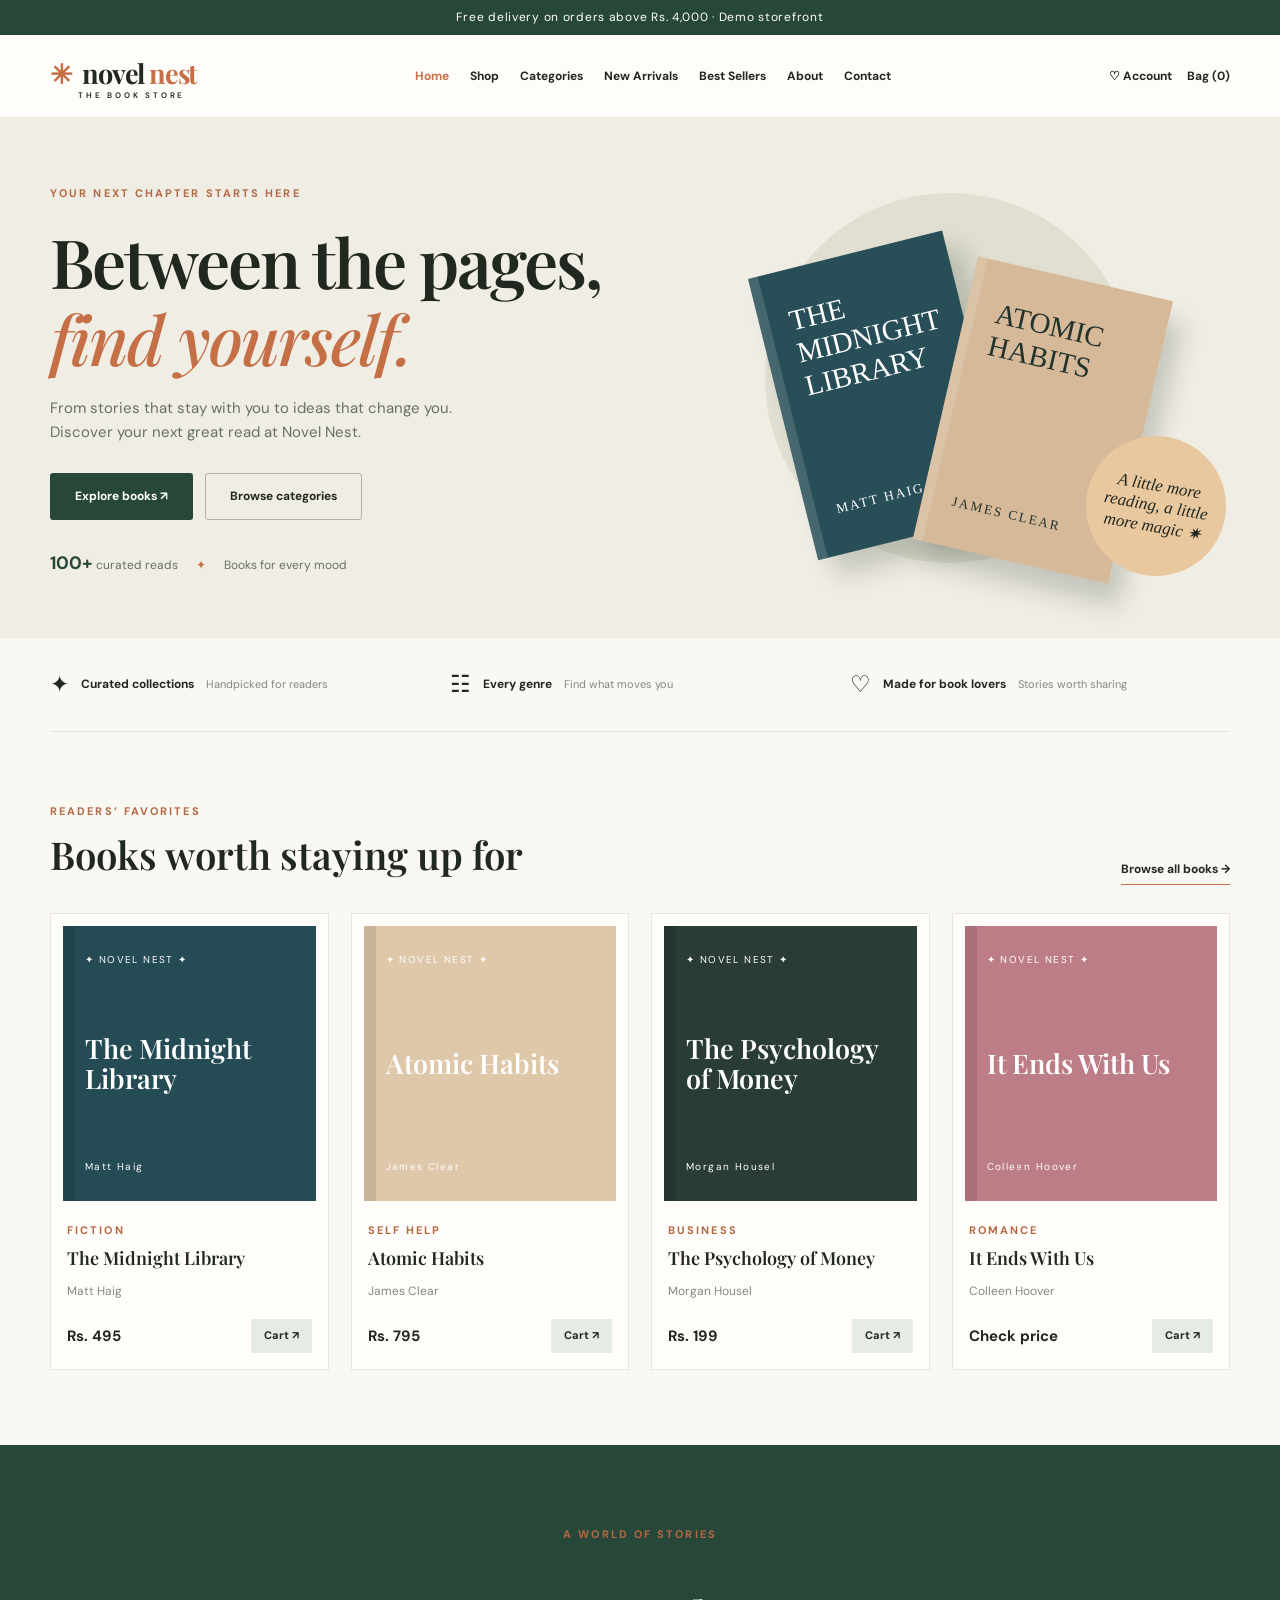
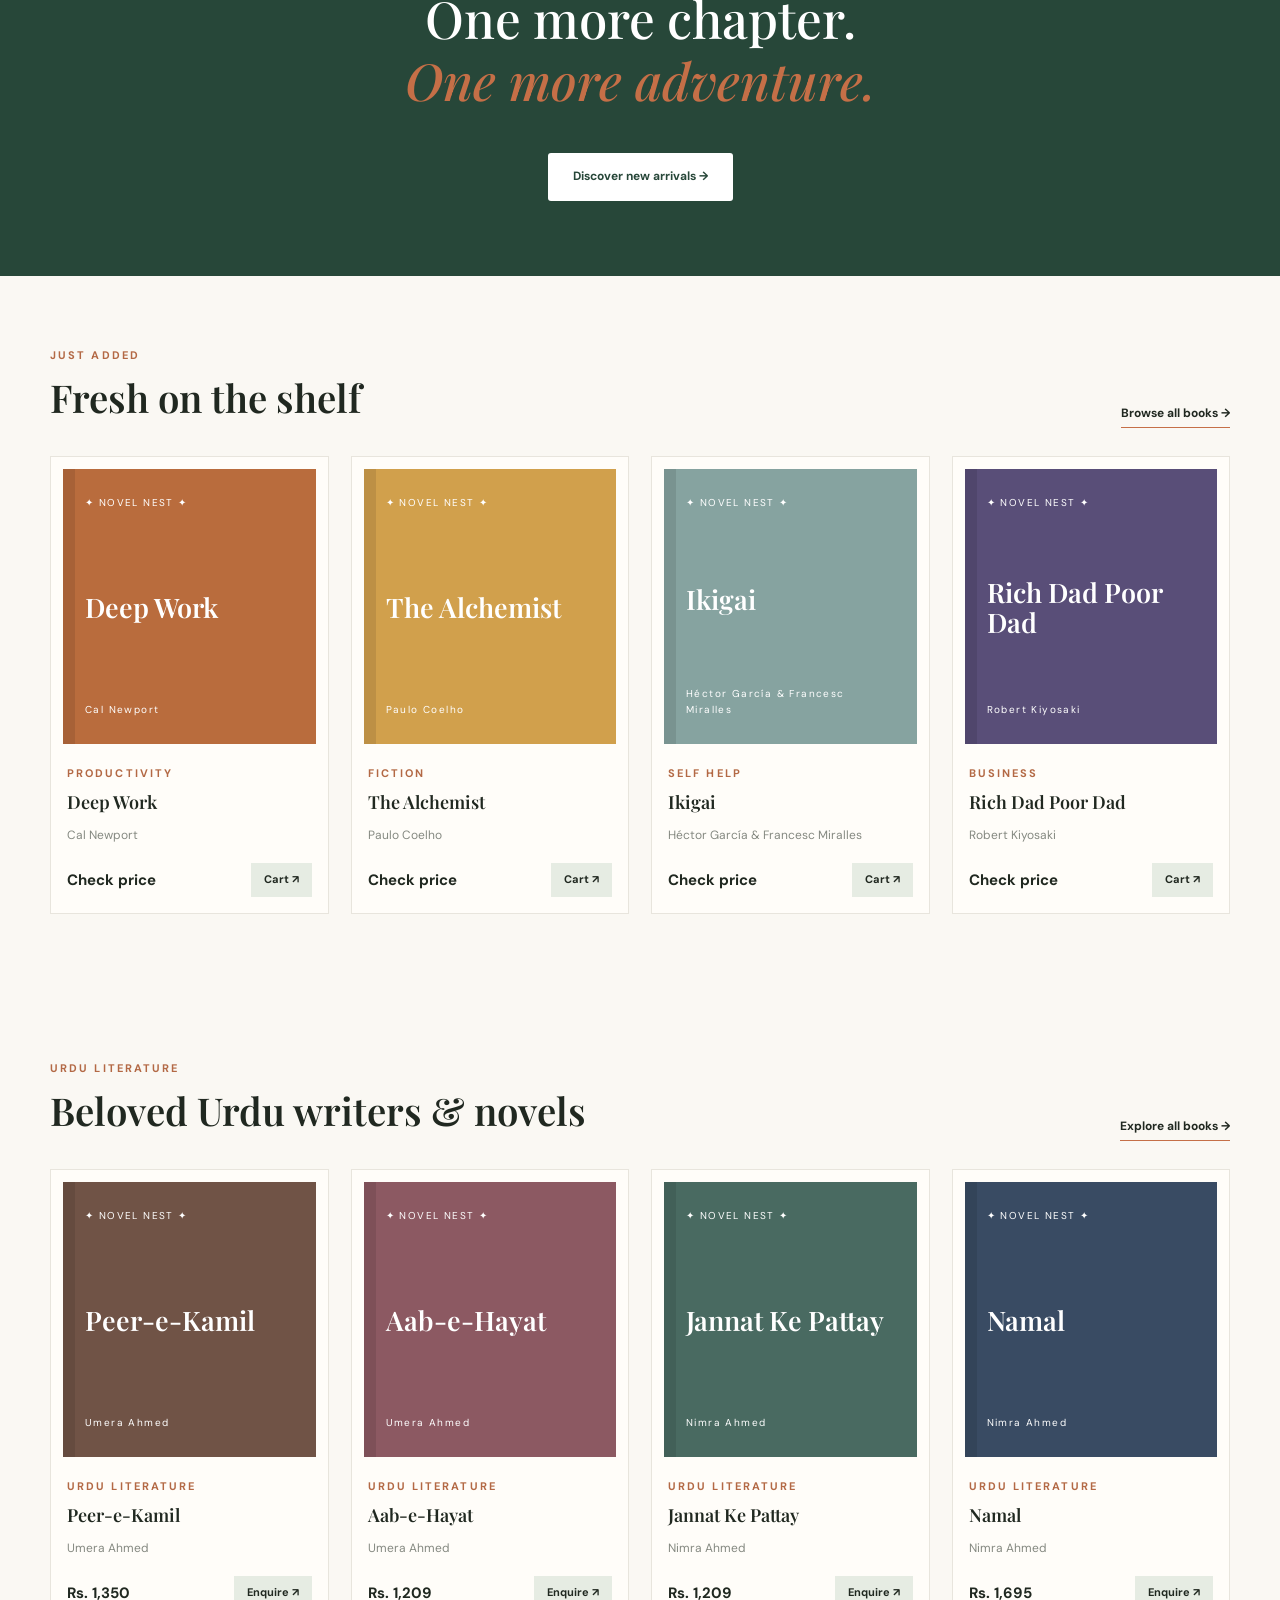
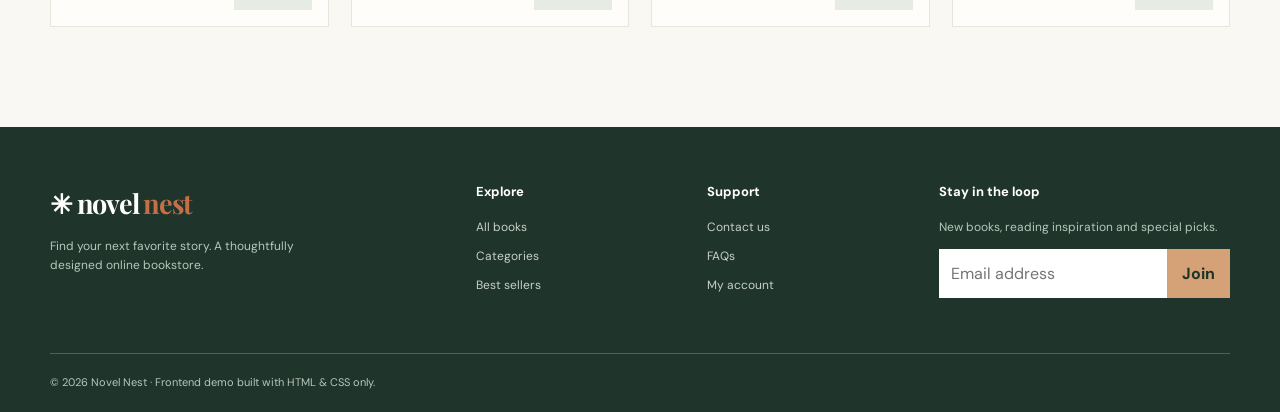
<file: index.html>
<!DOCTYPE html>
<html lang="en">
 <head>
  <meta charset="utf-8"/>
  <meta content="width=device-width,initial-scale=1" name="viewport"/>
  <meta content="Novel Nest online bookstore &mdash; explore books, authors and stories." name="description"/>
  <title>
   Home | Novel Nest
  </title>
  <link href="css/style.css" rel="stylesheet"/>
 </head>
 <body>
  <div class="announcement">
   Free delivery on orders above Rs. 4,000 &middot; Demo storefront
  </div>
  <header class="site-header">
   <div class="container header-inner">
    <a class="brand" href="index.html">
     <span class="brand-icon">
      ✳
     </span>
     novel
     <span>
      nest
     </span>
     <small>
      THE BOOK STORE
     </small>
    </a>
    <nav aria-label="Main navigation" class="nav">
     <a class="active" href="index.html">
      Home
     </a>
     <a class="" href="shop.html">
      Shop
     </a>
     <a class="" href="categories.html">
      Categories
     </a>
     <a class="" href="new-arrivals.html">
      New Arrivals
     </a>
     <a class="" href="best-sellers.html">
      Best Sellers
     </a>
     <a class="" href="about.html">
      About
     </a>
     <a class="" href="contact.html">
      Contact
     </a>
    </nav>
    <div class="header-actions">
     <a aria-label="My account" href="account.html">
      ♡ Account
     </a>
     <a aria-label="Cart" href="cart.html">
      Bag (0)
     </a>
    </div>
   </div>
  </header>
  <main>
   <section class="hero">
    <div class="container hero-grid">
     <div class="hero-copy">
      <span class="eyebrow">
       YOUR NEXT CHAPTER STARTS HERE
      </span>
      <h1>
       Between the pages,
       <em>
        find yourself.
       </em>
      </h1>
      <p>
       From stories that stay with you to ideas that change you. Discover your next great read at Novel Nest.
      </p>
      <div class="hero-buttons">
       <a class="btn btn-dark" href="shop.html">
        Explore books &nearrow;
       </a>
       <a class="btn btn-outline" href="categories.html">
        Browse categories
       </a>
      </div>
      <div class="hero-note">
       <strong>
        100+
       </strong>
       curated reads
       <span>
        ✦
       </span>
       Books for every mood
      </div>
     </div>
     <div class="hero-art">
      <div class="art-orbit">
      </div>
      <div class="art-book art-book-1">
       <span>
        THE
        <br/>
        MIDNIGHT
        <br/>
        LIBRARY
       </span>
       <small>
        MATT HAIG
       </small>
      </div>
      <div class="art-book art-book-2">
       <span>
        ATOMIC
        <br/>
        HABITS
       </span>
       <small>
        JAMES CLEAR
       </small>
      </div>
      <div class="art-sticker">
       A little more
       <br/>
       reading, a little
       <br/>
       more magic ✷
      </div>
     </div>
    </div>
   </section>
   <div class="container benefits">
    <div>
     ✦
     <b>
      Curated collections
     </b>
     <span>
      Handpicked for readers
     </span>
    </div>
    <div>
     ☷
     <b>
      Every genre
     </b>
     <span>
      Find what moves you
     </span>
    </div>
    <div>
     ♡
     <b>
      Made for book lovers
     </b>
     <span>
      Stories worth sharing
     </span>
    </div>
   </div>
   <section class="container section">
    <div class="section-heading">
     <div>
      <span class="eyebrow">
       READERS&rsquo; FAVORITES
      </span>
      <h2>
       Books worth staying up for
      </h2>
     </div>
     <a class="text-link" href="shop.html">
      Browse all books &rarr;
     </a>
    </div>
    <div class="product-grid">
     <article class="book-card">
      <a aria-label="View The Midnight Library" class="book-cover" href="product.html?book=b001" style="--cover:#254b55">
       <span class="cover-mark">
        ✦ NOVEL NEST ✦
       </span>
       <strong>
        The Midnight Library
       </strong>
       <small>
        Matt Haig
       </small>
      </a>
      <div class="book-meta">
       <span class="eyebrow">
        Fiction
       </span>
       <h3>
        <a href="product.html?book=b001">
         The Midnight Library
        </a>
       </h3>
       <p>
        Matt Haig
       </p>
       <div class="price-row">
        <b>
         Rs. 495
        </b>
        <a aria-label="View shopping cart" class="mini-btn" href="cart.html">
         Cart &nearrow;
        </a>
       </div>
      </div>
     </article>
     <article class="book-card">
      <a aria-label="View Atomic Habits" class="book-cover" href="product.html?book=b002" style="--cover:#dfc7aa">
       <span class="cover-mark">
        ✦ NOVEL NEST ✦
       </span>
       <strong>
        Atomic Habits
       </strong>
       <small>
        James Clear
       </small>
      </a>
      <div class="book-meta">
       <span class="eyebrow">
        Self Help
       </span>
       <h3>
        <a href="product.html?book=b002">
         Atomic Habits
        </a>
       </h3>
       <p>
        James Clear
       </p>
       <div class="price-row">
        <b>
         Rs. 795
        </b>
        <a aria-label="View shopping cart" class="mini-btn" href="cart.html">
         Cart &nearrow;
        </a>
       </div>
      </div>
     </article>
     <article class="book-card">
      <a aria-label="View The Psychology of Money" class="book-cover" href="product.html?book=b003" style="--cover:#293c36">
       <span class="cover-mark">
        ✦ NOVEL NEST ✦
       </span>
       <strong>
        The Psychology of Money
       </strong>
       <small>
        Morgan Housel
       </small>
      </a>
      <div class="book-meta">
       <span class="eyebrow">
        Business
       </span>
       <h3>
        <a href="product.html?book=b003">
         The Psychology of Money
        </a>
       </h3>
       <p>
        Morgan Housel
       </p>
       <div class="price-row">
        <b>
         Rs. 199
        </b>
        <a aria-label="View shopping cart" class="mini-btn" href="cart.html">
         Cart &nearrow;
        </a>
       </div>
      </div>
     </article>
     <article class="book-card">
      <a aria-label="View It Ends With Us" class="book-cover" href="product.html?book=b004" style="--cover:#bc7d87">
       <span class="cover-mark">
        ✦ NOVEL NEST ✦
       </span>
       <strong>
        It Ends With Us
       </strong>
       <small>
        Colleen Hoover
       </small>
      </a>
      <div class="book-meta">
       <span class="eyebrow">
        Romance
       </span>
       <h3>
        <a href="product.html?book=b004">
         It Ends With Us
        </a>
       </h3>
       <p>
        Colleen Hoover
       </p>
       <div class="price-row">
        <b>
         Check price
        </b>
        <a aria-label="View shopping cart" class="mini-btn" href="cart.html">
         Cart &nearrow;
        </a>
       </div>
      </div>
     </article>
    </div>
   </section>
   <section class="quote-banner">
    <div class="container">
     <span class="eyebrow">
      A WORLD OF STORIES
     </span>
     <h2>
      One more chapter.
      <br/>
      <em>
       One more adventure.
      </em>
     </h2>
     <a class="btn btn-light" href="new-arrivals.html">
      Discover new arrivals &rarr;
     </a>
    </div>
   </section>
   <section class="container section">
    <div class="section-heading">
     <div>
      <span class="eyebrow">
       JUST ADDED
      </span>
      <h2>
       Fresh on the shelf
      </h2>
     </div>
     <a class="text-link" href="shop.html">
      Browse all books &rarr;
     </a>
    </div>
    <div class="product-grid">
     <article class="book-card">
      <a aria-label="View Deep Work" class="book-cover" href="product.html?book=b005" style="--cover:#b96c3d">
       <span class="cover-mark">
        ✦ NOVEL NEST ✦
       </span>
       <strong>
        Deep Work
       </strong>
       <small>
        Cal Newport
       </small>
      </a>
      <div class="book-meta">
       <span class="eyebrow">
        Productivity
       </span>
       <h3>
        <a href="product.html?book=b005">
         Deep Work
        </a>
       </h3>
       <p>
        Cal Newport
       </p>
       <div class="price-row">
        <b>
         Check price
        </b>
        <a aria-label="View shopping cart" class="mini-btn" href="cart.html">
         Cart &nearrow;
        </a>
       </div>
      </div>
     </article>
     <article class="book-card">
      <a aria-label="View The Alchemist" class="book-cover" href="product.html?book=b006" style="--cover:#d1a04c">
       <span class="cover-mark">
        ✦ NOVEL NEST ✦
       </span>
       <strong>
        The Alchemist
       </strong>
       <small>
        Paulo Coelho
       </small>
      </a>
      <div class="book-meta">
       <span class="eyebrow">
        Fiction
       </span>
       <h3>
        <a href="product.html?book=b006">
         The Alchemist
        </a>
       </h3>
       <p>
        Paulo Coelho
       </p>
       <div class="price-row">
        <b>
         Check price
        </b>
        <a aria-label="View shopping cart" class="mini-btn" href="cart.html">
         Cart &nearrow;
        </a>
       </div>
      </div>
     </article>
     <article class="book-card">
      <a aria-label="View Ikigai" class="book-cover" href="product.html?book=b007" style="--cover:#86a3a0">
       <span class="cover-mark">
        ✦ NOVEL NEST ✦
       </span>
       <strong>
        Ikigai
       </strong>
       <small>
        H&eacute;ctor Garc&iacute;a &amp; Francesc Miralles
       </small>
      </a>
      <div class="book-meta">
       <span class="eyebrow">
        Self Help
       </span>
       <h3>
        <a href="product.html?book=b007">
         Ikigai
        </a>
       </h3>
       <p>
        H&eacute;ctor Garc&iacute;a &amp; Francesc Miralles
       </p>
       <div class="price-row">
        <b>
         Check price
        </b>
        <a aria-label="View shopping cart" class="mini-btn" href="cart.html">
         Cart &nearrow;
        </a>
       </div>
      </div>
     </article>
     <article class="book-card">
      <a aria-label="View Rich Dad Poor Dad" class="book-cover" href="product.html?book=b008" style="--cover:#594e78">
       <span class="cover-mark">
        ✦ NOVEL NEST ✦
       </span>
       <strong>
        Rich Dad Poor Dad
       </strong>
       <small>
        Robert Kiyosaki
       </small>
      </a>
      <div class="book-meta">
       <span class="eyebrow">
        Business
       </span>
       <h3>
        <a href="product.html?book=b008">
         Rich Dad Poor Dad
        </a>
       </h3>
       <p>
        Robert Kiyosaki
       </p>
       <div class="price-row">
        <b>
         Check price
        </b>
        <a aria-label="View shopping cart" class="mini-btn" href="cart.html">
         Cart &nearrow;
        </a>
       </div>
      </div>
     </article>
    </div>
   </section>
   <section class="container section">
    <div class="section-heading">
     <div>
      <span class="eyebrow">
       URDU LITERATURE
      </span>
      <h2>
       Beloved Urdu writers &amp; novels
      </h2>
     </div>
     <a class="text-link" href="shop.html">
      Explore all books &rarr;
     </a>
    </div>
    <div class="product-grid">
     <article class="book-card" data-book-id="b101" data-language="urdu">
      <a class="book-cover" href="product.html?book=b101" style="--cover:#705346">
       <span class="cover-mark">
        ✦ NOVEL NEST ✦
       </span>
       <strong>
        Peer-e-Kamil
       </strong>
       <small>
        Umera Ahmed
       </small>
      </a>
      <div class="book-meta">
       <span class="eyebrow">
        Urdu Literature
       </span>
       <h3>
        <a href="product.html?book=b101">
         Peer-e-Kamil
        </a>
       </h3>
       <p>
        Umera Ahmed
       </p>
       <div class="price-row">
        <b>
         Rs. 1,350
        </b>
        <a class="mini-btn" href="contact.html">
         Enquire &nearrow;
        </a>
       </div>
      </div>
     </article>
     <article class="book-card" data-book-id="b102" data-language="urdu">
      <a class="book-cover" href="product.html?book=b102" style="--cover:#8c5962">
       <span class="cover-mark">
        ✦ NOVEL NEST ✦
       </span>
       <strong>
        Aab-e-Hayat
       </strong>
       <small>
        Umera Ahmed
       </small>
      </a>
      <div class="book-meta">
       <span class="eyebrow">
        Urdu Literature
       </span>
       <h3>
        <a href="product.html?book=b102">
         Aab-e-Hayat
        </a>
       </h3>
       <p>
        Umera Ahmed
       </p>
       <div class="price-row">
        <b>
         Rs. 1,209
        </b>
        <a class="mini-btn" href="contact.html">
         Enquire &nearrow;
        </a>
       </div>
      </div>
     </article>
     <article class="book-card" data-book-id="b103" data-language="urdu">
      <a class="book-cover" href="product.html?book=b103" style="--cover:#496a61">
       <span class="cover-mark">
        ✦ NOVEL NEST ✦
       </span>
       <strong>
        Jannat Ke Pattay
       </strong>
       <small>
        Nimra Ahmed
       </small>
      </a>
      <div class="book-meta">
       <span class="eyebrow">
        Urdu Literature
       </span>
       <h3>
        <a href="product.html?book=b103">
         Jannat Ke Pattay
        </a>
       </h3>
       <p>
        Nimra Ahmed
       </p>
       <div class="price-row">
        <b>
         Rs. 1,209
        </b>
        <a class="mini-btn" href="contact.html">
         Enquire &nearrow;
        </a>
       </div>
      </div>
     </article>
     <article class="book-card" data-book-id="b104" data-language="urdu">
      <a class="book-cover" href="product.html?book=b104" style="--cover:#394b63">
       <span class="cover-mark">
        ✦ NOVEL NEST ✦
       </span>
       <strong>
        Namal
       </strong>
       <small>
        Nimra Ahmed
       </small>
      </a>
      <div class="book-meta">
       <span class="eyebrow">
        Urdu Literature
       </span>
       <h3>
        <a href="product.html?book=b104">
         Namal
        </a>
       </h3>
       <p>
        Nimra Ahmed
       </p>
       <div class="price-row">
        <b>
         Rs. 1,695
        </b>
        <a class="mini-btn" href="contact.html">
         Enquire &nearrow;
        </a>
       </div>
      </div>
     </article>
    </div>
   </section>
  </main>
  <footer class="footer">
   <div class="container footer-grid">
    <div>
     <a class="brand brand-light" href="index.html">
      ✳ novel
      <span>
       nest
      </span>
     </a>
     <p>
      Find your next favorite story. A thoughtfully designed online bookstore.
     </p>
    </div>
    <div>
     <h3>
      Explore
     </h3>
     <a href="shop.html">
      All books
     </a>
     <a href="categories.html">
      Categories
     </a>
     <a href="best-sellers.html">
      Best sellers
     </a>
    </div>
    <div>
     <h3>
      Support
     </h3>
     <a href="contact.html">
      Contact us
     </a>
     <a href="faq.html">
      FAQs
     </a>
     <a href="account.html">
      My account
     </a>
    </div>
    <div>
     <h3>
      Stay in the loop
     </h3>
     <p>
      New books, reading inspiration and special picks.
     </p>
     <form action="#" class="subscribe" method="get">
      <label class="sr-only" for="footer-email">
       Email
      </label>
      <input id="footer-email" placeholder="Email address" required="" type="email"/>
      <button type="submit">
       Join
      </button>
     </form>
    </div>
   </div>
   <div class="container copyright">
    &copy; 2026 Novel Nest &middot; Frontend demo built with HTML &amp; CSS only.
   </div>
  </footer>
 </body>
</html>
</file>
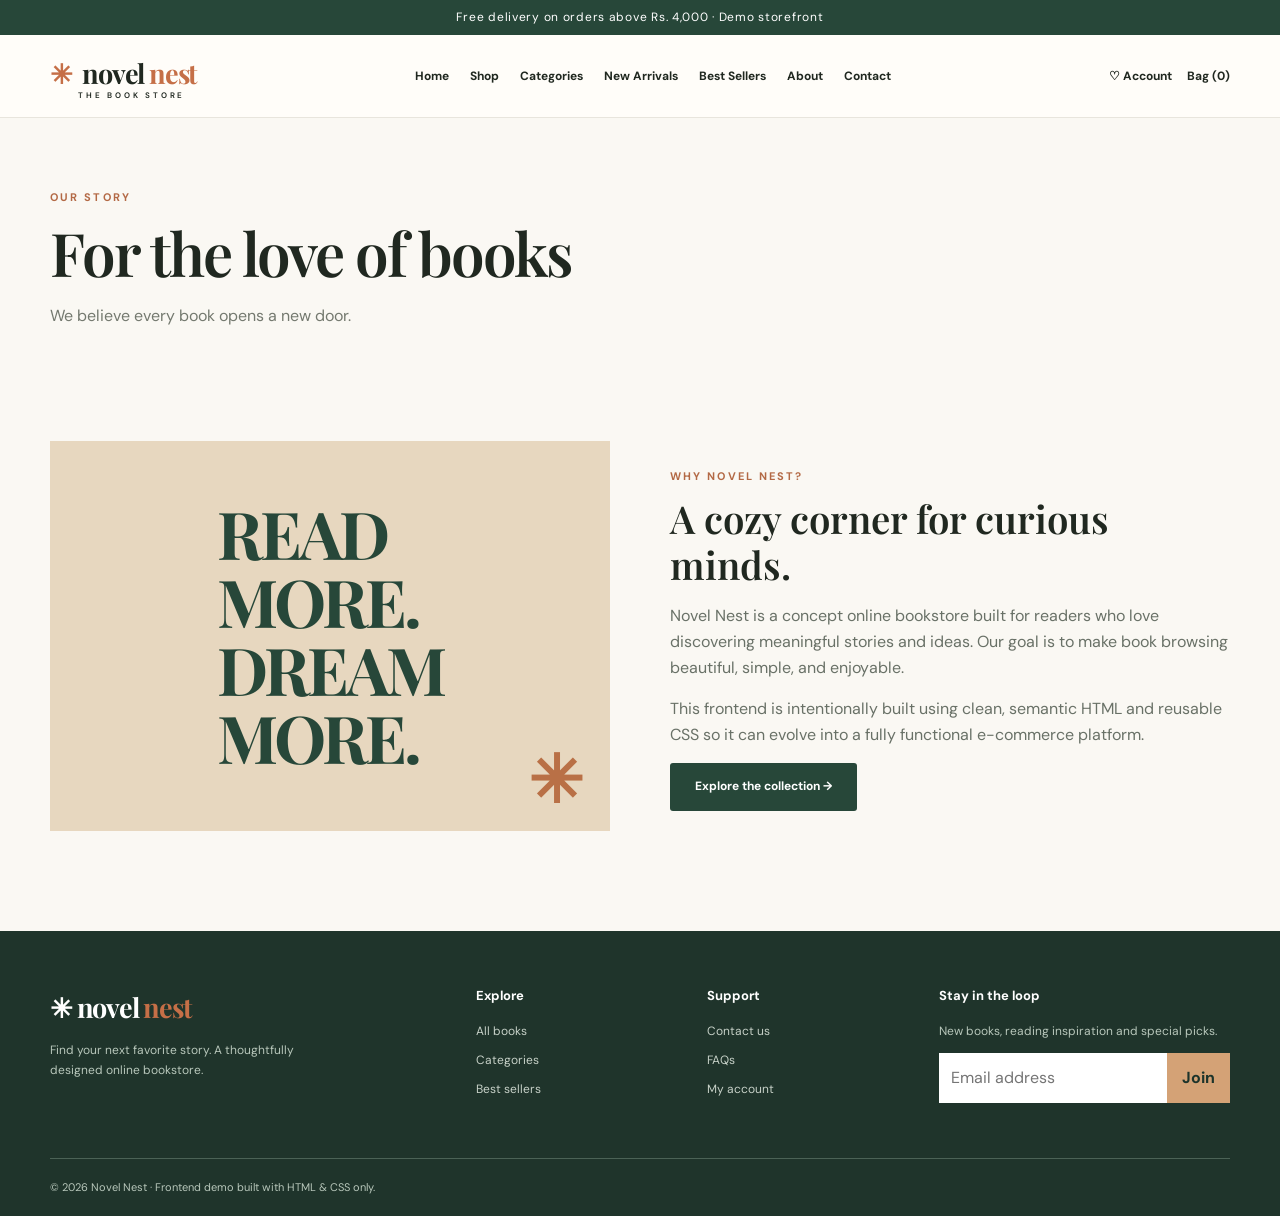
<file: about.html>
<!DOCTYPE html>
<html lang="en">
 <head>
  <meta charset="utf-8"/>
  <meta content="width=device-width,initial-scale=1" name="viewport"/>
  <meta content="Novel Nest online bookstore &mdash; explore books, authors and stories." name="description"/>
  <title>
   About Us | Novel Nest
  </title>
  <link href="css/style.css" rel="stylesheet"/>
 </head>
 <body>
  <div class="announcement">
   Free delivery on orders above Rs. 4,000 &middot; Demo storefront
  </div>
  <header class="site-header">
   <div class="container header-inner">
    <a class="brand" href="index.html">
     <span class="brand-icon">
      ✳
     </span>
     novel
     <span>
      nest
     </span>
     <small>
      THE BOOK STORE
     </small>
    </a>
    <nav aria-label="Main navigation" class="nav">
     <a class="" href="index.html">
      Home
     </a>
     <a class="" href="shop.html">
      Shop
     </a>
     <a class="" href="categories.html">
      Categories
     </a>
     <a class="" href="new-arrivals.html">
      New Arrivals
     </a>
     <a class="" href="best-sellers.html">
      Best Sellers
     </a>
     <a class="" href="about.html">
      About
     </a>
     <a class="" href="contact.html">
      Contact
     </a>
    </nav>
    <div class="header-actions">
     <a aria-label="My account" href="account.html">
      ♡ Account
     </a>
     <a aria-label="Cart" href="cart.html">
      Bag (0)
     </a>
    </div>
   </div>
  </header>
  <main>
   <section class="page-intro container">
    <span class="eyebrow">
     OUR STORY
    </span>
    <h1>
     For the love of books
    </h1>
    <p>
     We believe every book opens a new door.
    </p>
   </section>
   <section class="container section story-grid">
    <div class="story-art">
     READ
     <br/>
     MORE.
     <br/>
     DREAM
     <br/>
     MORE.
     <span>
      ✳
     </span>
    </div>
    <div>
     <span class="eyebrow">
      WHY NOVEL NEST?
     </span>
     <h2>
      A cozy corner for curious minds.
     </h2>
     <p>
      Novel Nest is a concept online bookstore built for readers who love discovering meaningful stories and ideas. Our goal is to make book browsing beautiful, simple, and enjoyable.
     </p>
     <p>
      This frontend is intentionally built using clean, semantic HTML and reusable CSS so it can evolve into a fully functional e-commerce platform.
     </p>
     <a class="btn btn-dark" href="shop.html">
      Explore the collection &rarr;
     </a>
    </div>
   </section>
  </main>
  <footer class="footer">
   <div class="container footer-grid">
    <div>
     <a class="brand brand-light" href="index.html">
      ✳ novel
      <span>
       nest
      </span>
     </a>
     <p>
      Find your next favorite story. A thoughtfully designed online bookstore.
     </p>
    </div>
    <div>
     <h3>
      Explore
     </h3>
     <a href="shop.html">
      All books
     </a>
     <a href="categories.html">
      Categories
     </a>
     <a href="best-sellers.html">
      Best sellers
     </a>
    </div>
    <div>
     <h3>
      Support
     </h3>
     <a href="contact.html">
      Contact us
     </a>
     <a href="faq.html">
      FAQs
     </a>
     <a href="account.html">
      My account
     </a>
    </div>
    <div>
     <h3>
      Stay in the loop
     </h3>
     <p>
      New books, reading inspiration and special picks.
     </p>
     <form action="#" class="subscribe" method="get">
      <label class="sr-only" for="footer-email">
       Email
      </label>
      <input id="footer-email" placeholder="Email address" required="" type="email"/>
      <button type="submit">
       Join
      </button>
     </form>
    </div>
   </div>
   <div class="container copyright">
    &copy; 2026 Novel Nest &middot; Frontend demo built with HTML &amp; CSS only.
   </div>
  </footer>
 </body>
</html>
</file>
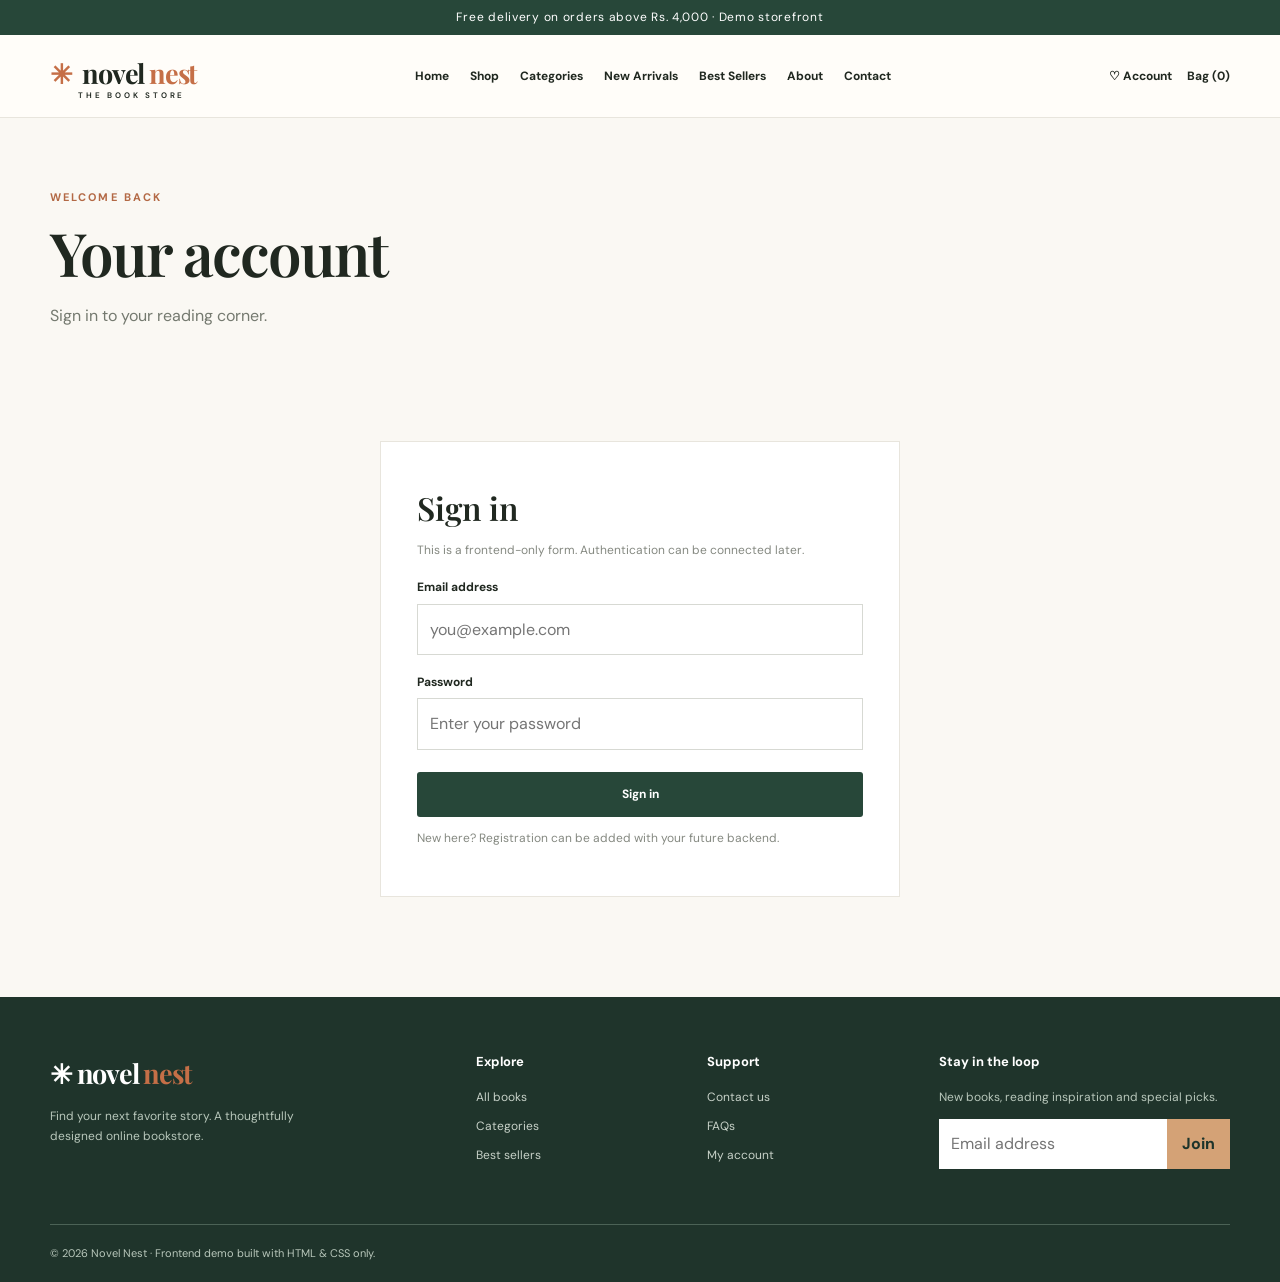
<file: account.html>
<!DOCTYPE html>
<html lang="en">
 <head>
  <meta charset="utf-8"/>
  <meta content="width=device-width,initial-scale=1" name="viewport"/>
  <meta content="Novel Nest online bookstore &mdash; explore books, authors and stories." name="description"/>
  <title>
   My Account | Novel Nest
  </title>
  <link href="css/style.css" rel="stylesheet"/>
 </head>
 <body>
  <div class="announcement">
   Free delivery on orders above Rs. 4,000 &middot; Demo storefront
  </div>
  <header class="site-header">
   <div class="container header-inner">
    <a class="brand" href="index.html">
     <span class="brand-icon">
      ✳
     </span>
     novel
     <span>
      nest
     </span>
     <small>
      THE BOOK STORE
     </small>
    </a>
    <nav aria-label="Main navigation" class="nav">
     <a class="" href="index.html">
      Home
     </a>
     <a class="" href="shop.html">
      Shop
     </a>
     <a class="" href="categories.html">
      Categories
     </a>
     <a class="" href="new-arrivals.html">
      New Arrivals
     </a>
     <a class="" href="best-sellers.html">
      Best Sellers
     </a>
     <a class="" href="about.html">
      About
     </a>
     <a class="" href="contact.html">
      Contact
     </a>
    </nav>
    <div class="header-actions">
     <a aria-label="My account" href="account.html">
      ♡ Account
     </a>
     <a aria-label="Cart" href="cart.html">
      Bag (0)
     </a>
    </div>
   </div>
  </header>
  <main>
   <section class="page-intro container">
    <span class="eyebrow">
     WELCOME BACK
    </span>
    <h1>
     Your account
    </h1>
    <p>
     Sign in to your reading corner.
    </p>
   </section>
   <section class="container section">
    <div class="form-card">
     <h2>
      Sign in
     </h2>
     <p class="muted">
      This is a frontend-only form. Authentication can be connected later.
     </p>
     <form action="#" method="get">
      <label for="email">
       Email address
      </label>
      <input autocomplete="email" id="email" name="email" placeholder="you@example.com" required="" type="email"/>
      <label for="password">
       Password
      </label>
      <input autocomplete="current-password" id="password" name="password" placeholder="Enter your password" required="" type="password"/>
      <button class="btn btn-dark" type="submit">
       Sign in
      </button>
     </form>
     <p class="muted">
      New here? Registration can be added with your future backend.
     </p>
    </div>
   </section>
  </main>
  <footer class="footer">
   <div class="container footer-grid">
    <div>
     <a class="brand brand-light" href="index.html">
      ✳ novel
      <span>
       nest
      </span>
     </a>
     <p>
      Find your next favorite story. A thoughtfully designed online bookstore.
     </p>
    </div>
    <div>
     <h3>
      Explore
     </h3>
     <a href="shop.html">
      All books
     </a>
     <a href="categories.html">
      Categories
     </a>
     <a href="best-sellers.html">
      Best sellers
     </a>
    </div>
    <div>
     <h3>
      Support
     </h3>
     <a href="contact.html">
      Contact us
     </a>
     <a href="faq.html">
      FAQs
     </a>
     <a href="account.html">
      My account
     </a>
    </div>
    <div>
     <h3>
      Stay in the loop
     </h3>
     <p>
      New books, reading inspiration and special picks.
     </p>
     <form action="#" class="subscribe" method="get">
      <label class="sr-only" for="footer-email">
       Email
      </label>
      <input id="footer-email" placeholder="Email address" required="" type="email"/>
      <button type="submit">
       Join
      </button>
     </form>
    </div>
   </div>
   <div class="container copyright">
    &copy; 2026 Novel Nest &middot; Frontend demo built with HTML &amp; CSS only.
   </div>
  </footer>
 </body>
</html>
</file>
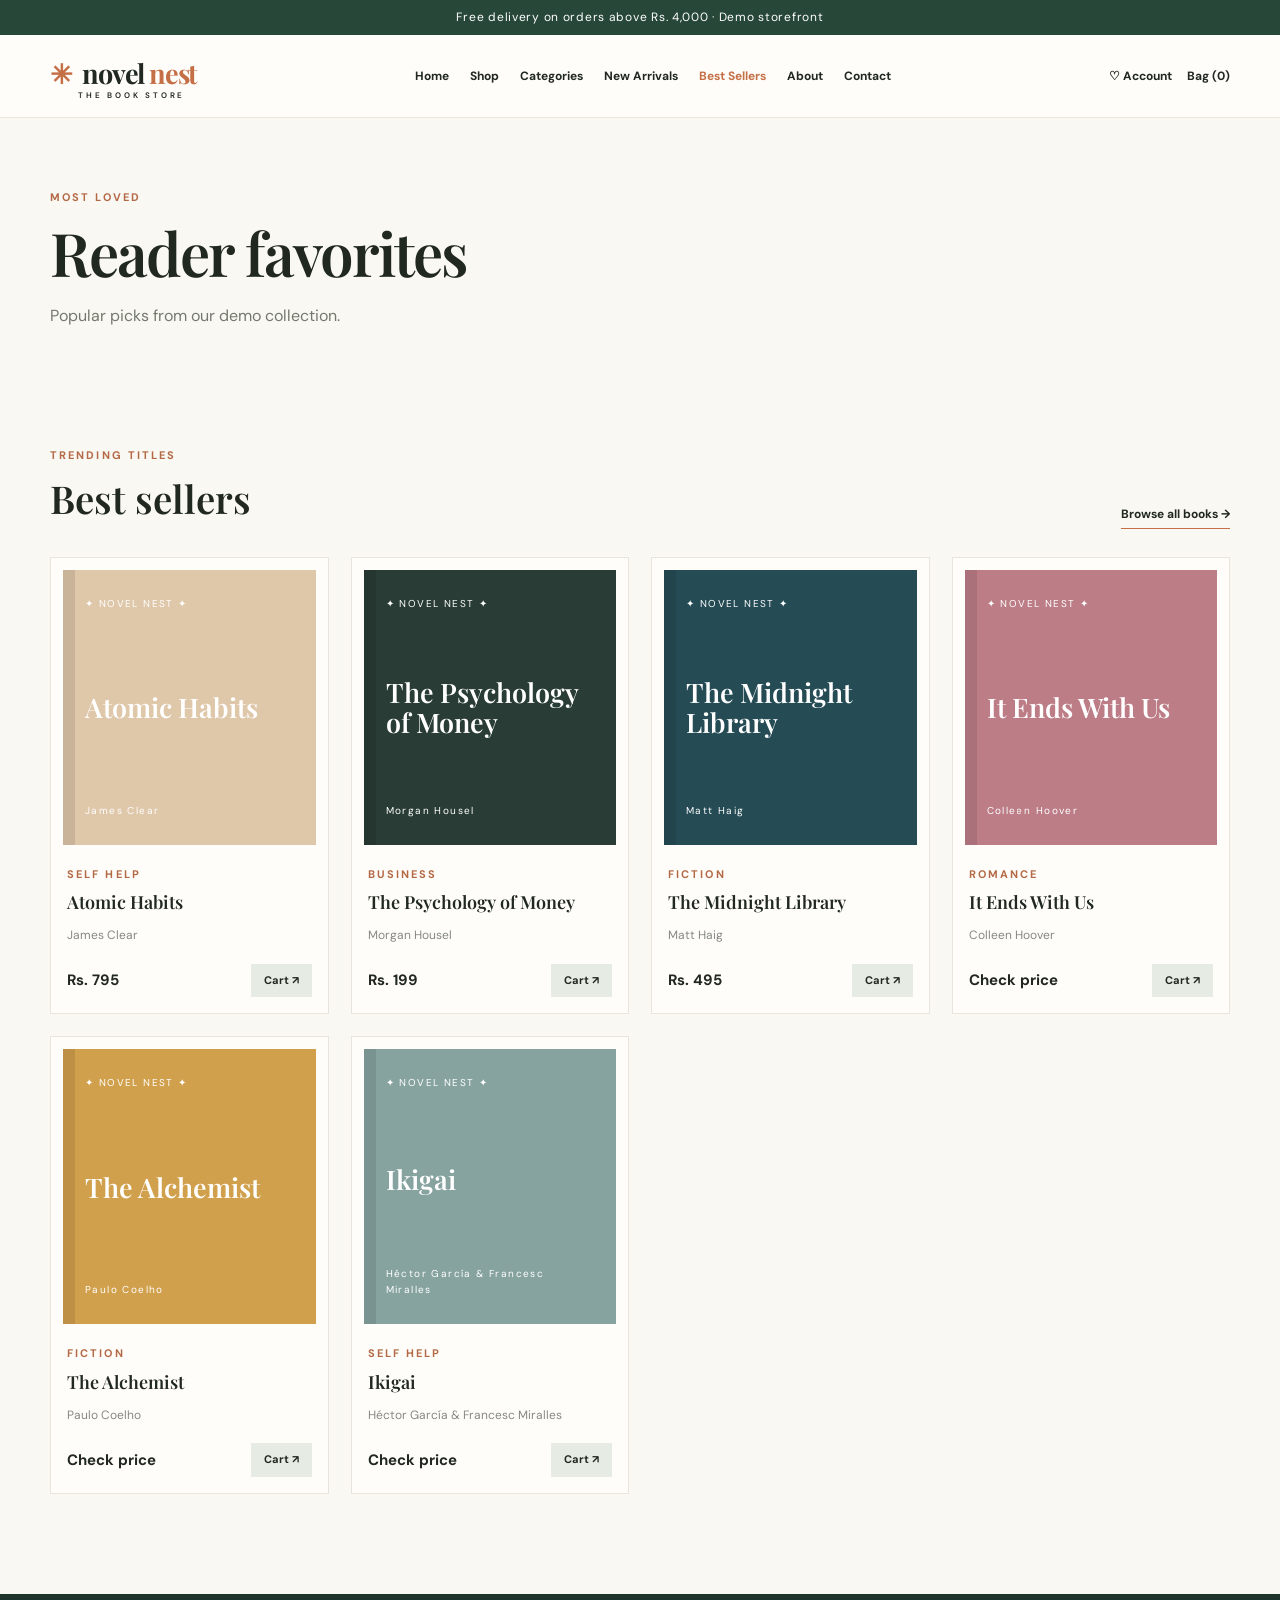
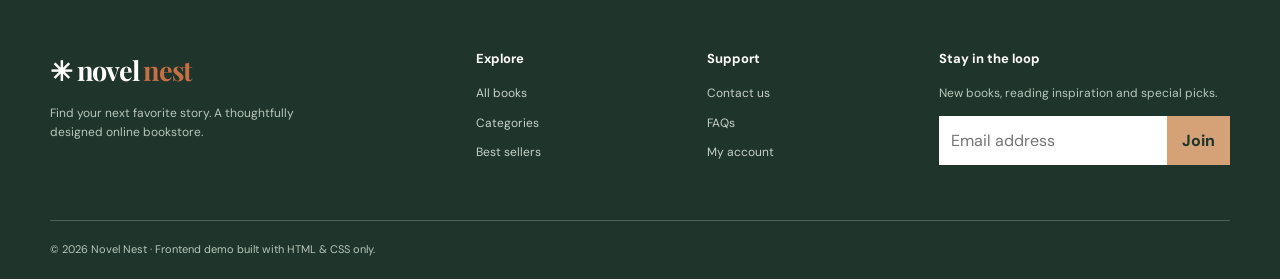
<file: best-sellers.html>
<!DOCTYPE html>
<html lang="en">
 <head>
  <meta charset="utf-8"/>
  <meta content="width=device-width,initial-scale=1" name="viewport"/>
  <meta content="Novel Nest online bookstore &mdash; explore books, authors and stories." name="description"/>
  <title>
   Best Sellers | Novel Nest
  </title>
  <link href="css/style.css" rel="stylesheet"/>
 </head>
 <body>
  <div class="announcement">
   Free delivery on orders above Rs. 4,000 &middot; Demo storefront
  </div>
  <header class="site-header">
   <div class="container header-inner">
    <a class="brand" href="index.html">
     <span class="brand-icon">
      ✳
     </span>
     novel
     <span>
      nest
     </span>
     <small>
      THE BOOK STORE
     </small>
    </a>
    <nav aria-label="Main navigation" class="nav">
     <a class="" href="index.html">
      Home
     </a>
     <a class="" href="shop.html">
      Shop
     </a>
     <a class="" href="categories.html">
      Categories
     </a>
     <a class="" href="new-arrivals.html">
      New Arrivals
     </a>
     <a class="active" href="best-sellers.html">
      Best Sellers
     </a>
     <a class="" href="about.html">
      About
     </a>
     <a class="" href="contact.html">
      Contact
     </a>
    </nav>
    <div class="header-actions">
     <a aria-label="My account" href="account.html">
      ♡ Account
     </a>
     <a aria-label="Cart" href="cart.html">
      Bag (0)
     </a>
    </div>
   </div>
  </header>
  <main>
   <section class="page-intro container">
    <span class="eyebrow">
     MOST LOVED
    </span>
    <h1>
     Reader favorites
    </h1>
    <p>
     Popular picks from our demo collection.
    </p>
   </section>
   <section class="container section">
    <div class="section-heading">
     <div>
      <span class="eyebrow">
       TRENDING TITLES
      </span>
      <h2>
       Best sellers
      </h2>
     </div>
     <a class="text-link" href="shop.html">
      Browse all books &rarr;
     </a>
    </div>
    <div class="product-grid">
     <article class="book-card">
      <a aria-label="View Atomic Habits" class="book-cover" href="product.html?book=b002" style="--cover:#dfc7aa">
       <span class="cover-mark">
        ✦ NOVEL NEST ✦
       </span>
       <strong>
        Atomic Habits
       </strong>
       <small>
        James Clear
       </small>
      </a>
      <div class="book-meta">
       <span class="eyebrow">
        Self Help
       </span>
       <h3>
        <a href="product.html?book=b002">
         Atomic Habits
        </a>
       </h3>
       <p>
        James Clear
       </p>
       <div class="price-row">
        <b>
         Rs. 795
        </b>
        <a aria-label="View shopping cart" class="mini-btn" href="cart.html">
         Cart &nearrow;
        </a>
       </div>
      </div>
     </article>
     <article class="book-card">
      <a aria-label="View The Psychology of Money" class="book-cover" href="product.html?book=b003" style="--cover:#293c36">
       <span class="cover-mark">
        ✦ NOVEL NEST ✦
       </span>
       <strong>
        The Psychology of Money
       </strong>
       <small>
        Morgan Housel
       </small>
      </a>
      <div class="book-meta">
       <span class="eyebrow">
        Business
       </span>
       <h3>
        <a href="product.html?book=b003">
         The Psychology of Money
        </a>
       </h3>
       <p>
        Morgan Housel
       </p>
       <div class="price-row">
        <b>
         Rs. 199
        </b>
        <a aria-label="View shopping cart" class="mini-btn" href="cart.html">
         Cart &nearrow;
        </a>
       </div>
      </div>
     </article>
     <article class="book-card">
      <a aria-label="View The Midnight Library" class="book-cover" href="product.html?book=b001" style="--cover:#254b55">
       <span class="cover-mark">
        ✦ NOVEL NEST ✦
       </span>
       <strong>
        The Midnight Library
       </strong>
       <small>
        Matt Haig
       </small>
      </a>
      <div class="book-meta">
       <span class="eyebrow">
        Fiction
       </span>
       <h3>
        <a href="product.html?book=b001">
         The Midnight Library
        </a>
       </h3>
       <p>
        Matt Haig
       </p>
       <div class="price-row">
        <b>
         Rs. 495
        </b>
        <a aria-label="View shopping cart" class="mini-btn" href="cart.html">
         Cart &nearrow;
        </a>
       </div>
      </div>
     </article>
     <article class="book-card">
      <a aria-label="View It Ends With Us" class="book-cover" href="product.html?book=b004" style="--cover:#bc7d87">
       <span class="cover-mark">
        ✦ NOVEL NEST ✦
       </span>
       <strong>
        It Ends With Us
       </strong>
       <small>
        Colleen Hoover
       </small>
      </a>
      <div class="book-meta">
       <span class="eyebrow">
        Romance
       </span>
       <h3>
        <a href="product.html?book=b004">
         It Ends With Us
        </a>
       </h3>
       <p>
        Colleen Hoover
       </p>
       <div class="price-row">
        <b>
         Check price
        </b>
        <a aria-label="View shopping cart" class="mini-btn" href="cart.html">
         Cart &nearrow;
        </a>
       </div>
      </div>
     </article>
     <article class="book-card">
      <a aria-label="View The Alchemist" class="book-cover" href="product.html?book=b006" style="--cover:#d1a04c">
       <span class="cover-mark">
        ✦ NOVEL NEST ✦
       </span>
       <strong>
        The Alchemist
       </strong>
       <small>
        Paulo Coelho
       </small>
      </a>
      <div class="book-meta">
       <span class="eyebrow">
        Fiction
       </span>
       <h3>
        <a href="product.html?book=b006">
         The Alchemist
        </a>
       </h3>
       <p>
        Paulo Coelho
       </p>
       <div class="price-row">
        <b>
         Check price
        </b>
        <a aria-label="View shopping cart" class="mini-btn" href="cart.html">
         Cart &nearrow;
        </a>
       </div>
      </div>
     </article>
     <article class="book-card">
      <a aria-label="View Ikigai" class="book-cover" href="product.html?book=b007" style="--cover:#86a3a0">
       <span class="cover-mark">
        ✦ NOVEL NEST ✦
       </span>
       <strong>
        Ikigai
       </strong>
       <small>
        H&eacute;ctor Garc&iacute;a &amp; Francesc Miralles
       </small>
      </a>
      <div class="book-meta">
       <span class="eyebrow">
        Self Help
       </span>
       <h3>
        <a href="product.html?book=b007">
         Ikigai
        </a>
       </h3>
       <p>
        H&eacute;ctor Garc&iacute;a &amp; Francesc Miralles
       </p>
       <div class="price-row">
        <b>
         Check price
        </b>
        <a aria-label="View shopping cart" class="mini-btn" href="cart.html">
         Cart &nearrow;
        </a>
       </div>
      </div>
     </article>
    </div>
   </section>
  </main>
  <footer class="footer">
   <div class="container footer-grid">
    <div>
     <a class="brand brand-light" href="index.html">
      ✳ novel
      <span>
       nest
      </span>
     </a>
     <p>
      Find your next favorite story. A thoughtfully designed online bookstore.
     </p>
    </div>
    <div>
     <h3>
      Explore
     </h3>
     <a href="shop.html">
      All books
     </a>
     <a href="categories.html">
      Categories
     </a>
     <a href="best-sellers.html">
      Best sellers
     </a>
    </div>
    <div>
     <h3>
      Support
     </h3>
     <a href="contact.html">
      Contact us
     </a>
     <a href="faq.html">
      FAQs
     </a>
     <a href="account.html">
      My account
     </a>
    </div>
    <div>
     <h3>
      Stay in the loop
     </h3>
     <p>
      New books, reading inspiration and special picks.
     </p>
     <form action="#" class="subscribe" method="get">
      <label class="sr-only" for="footer-email">
       Email
      </label>
      <input id="footer-email" placeholder="Email address" required="" type="email"/>
      <button type="submit">
       Join
      </button>
     </form>
    </div>
   </div>
   <div class="container copyright">
    &copy; 2026 Novel Nest &middot; Frontend demo built with HTML &amp; CSS only.
   </div>
  </footer>
 </body>
</html>
</file>
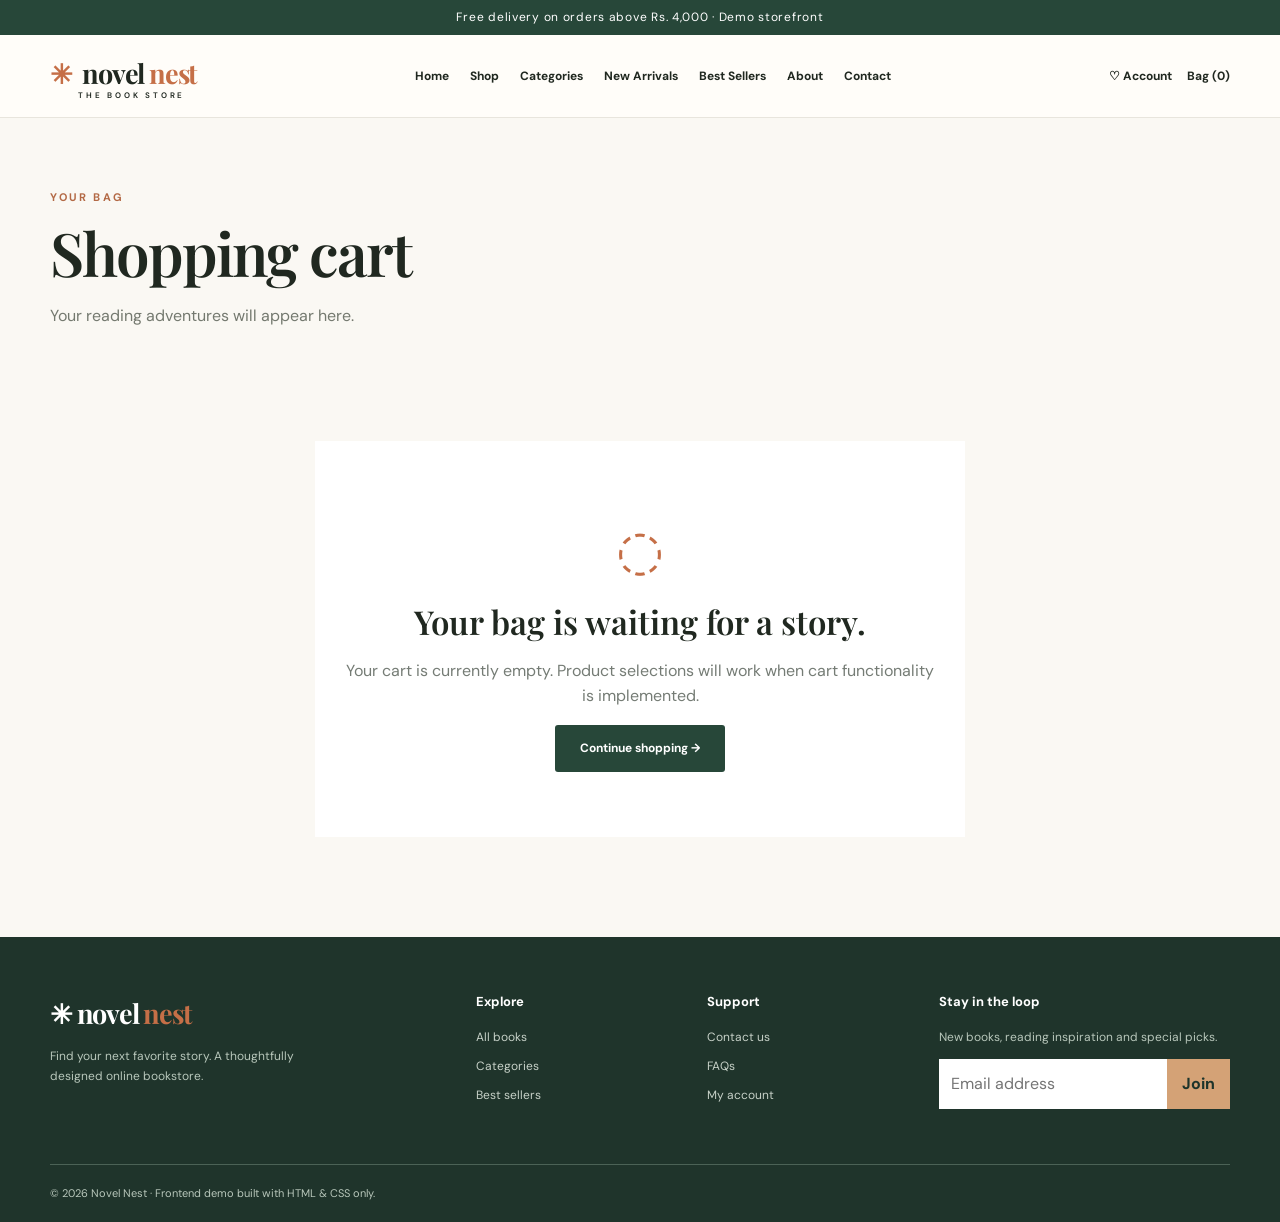
<file: cart.html>
<!DOCTYPE html>
<html lang="en">
 <head>
  <meta charset="utf-8"/>
  <meta content="width=device-width,initial-scale=1" name="viewport"/>
  <meta content="Novel Nest online bookstore &mdash; explore books, authors and stories." name="description"/>
  <title>
   Shopping Cart | Novel Nest
  </title>
  <link href="css/style.css" rel="stylesheet"/>
 </head>
 <body>
  <div class="announcement">
   Free delivery on orders above Rs. 4,000 &middot; Demo storefront
  </div>
  <header class="site-header">
   <div class="container header-inner">
    <a class="brand" href="index.html">
     <span class="brand-icon">
      ✳
     </span>
     novel
     <span>
      nest
     </span>
     <small>
      THE BOOK STORE
     </small>
    </a>
    <nav aria-label="Main navigation" class="nav">
     <a class="" href="index.html">
      Home
     </a>
     <a class="" href="shop.html">
      Shop
     </a>
     <a class="" href="categories.html">
      Categories
     </a>
     <a class="" href="new-arrivals.html">
      New Arrivals
     </a>
     <a class="" href="best-sellers.html">
      Best Sellers
     </a>
     <a class="" href="about.html">
      About
     </a>
     <a class="" href="contact.html">
      Contact
     </a>
    </nav>
    <div class="header-actions">
     <a aria-label="My account" href="account.html">
      ♡ Account
     </a>
     <a aria-label="Cart" href="cart.html">
      Bag (0)
     </a>
    </div>
   </div>
  </header>
  <main>
   <section class="page-intro container">
    <span class="eyebrow">
     YOUR BAG
    </span>
    <h1>
     Shopping cart
    </h1>
    <p>
     Your reading adventures will appear here.
    </p>
   </section>
   <section class="container section">
    <div class="empty-state">
     <span>
      ◌
     </span>
     <h2>
      Your bag is waiting for a story.
     </h2>
     <p>
      Your cart is currently empty. Product selections will work when cart functionality is implemented.
     </p>
     <a class="btn btn-dark" href="shop.html">
      Continue shopping &rarr;
     </a>
    </div>
   </section>
  </main>
  <footer class="footer">
   <div class="container footer-grid">
    <div>
     <a class="brand brand-light" href="index.html">
      ✳ novel
      <span>
       nest
      </span>
     </a>
     <p>
      Find your next favorite story. A thoughtfully designed online bookstore.
     </p>
    </div>
    <div>
     <h3>
      Explore
     </h3>
     <a href="shop.html">
      All books
     </a>
     <a href="categories.html">
      Categories
     </a>
     <a href="best-sellers.html">
      Best sellers
     </a>
    </div>
    <div>
     <h3>
      Support
     </h3>
     <a href="contact.html">
      Contact us
     </a>
     <a href="faq.html">
      FAQs
     </a>
     <a href="account.html">
      My account
     </a>
    </div>
    <div>
     <h3>
      Stay in the loop
     </h3>
     <p>
      New books, reading inspiration and special picks.
     </p>
     <form action="#" class="subscribe" method="get">
      <label class="sr-only" for="footer-email">
       Email
      </label>
      <input id="footer-email" placeholder="Email address" required="" type="email"/>
      <button type="submit">
       Join
      </button>
     </form>
    </div>
   </div>
   <div class="container copyright">
    &copy; 2026 Novel Nest &middot; Frontend demo built with HTML &amp; CSS only.
   </div>
  </footer>
 </body>
</html>
</file>
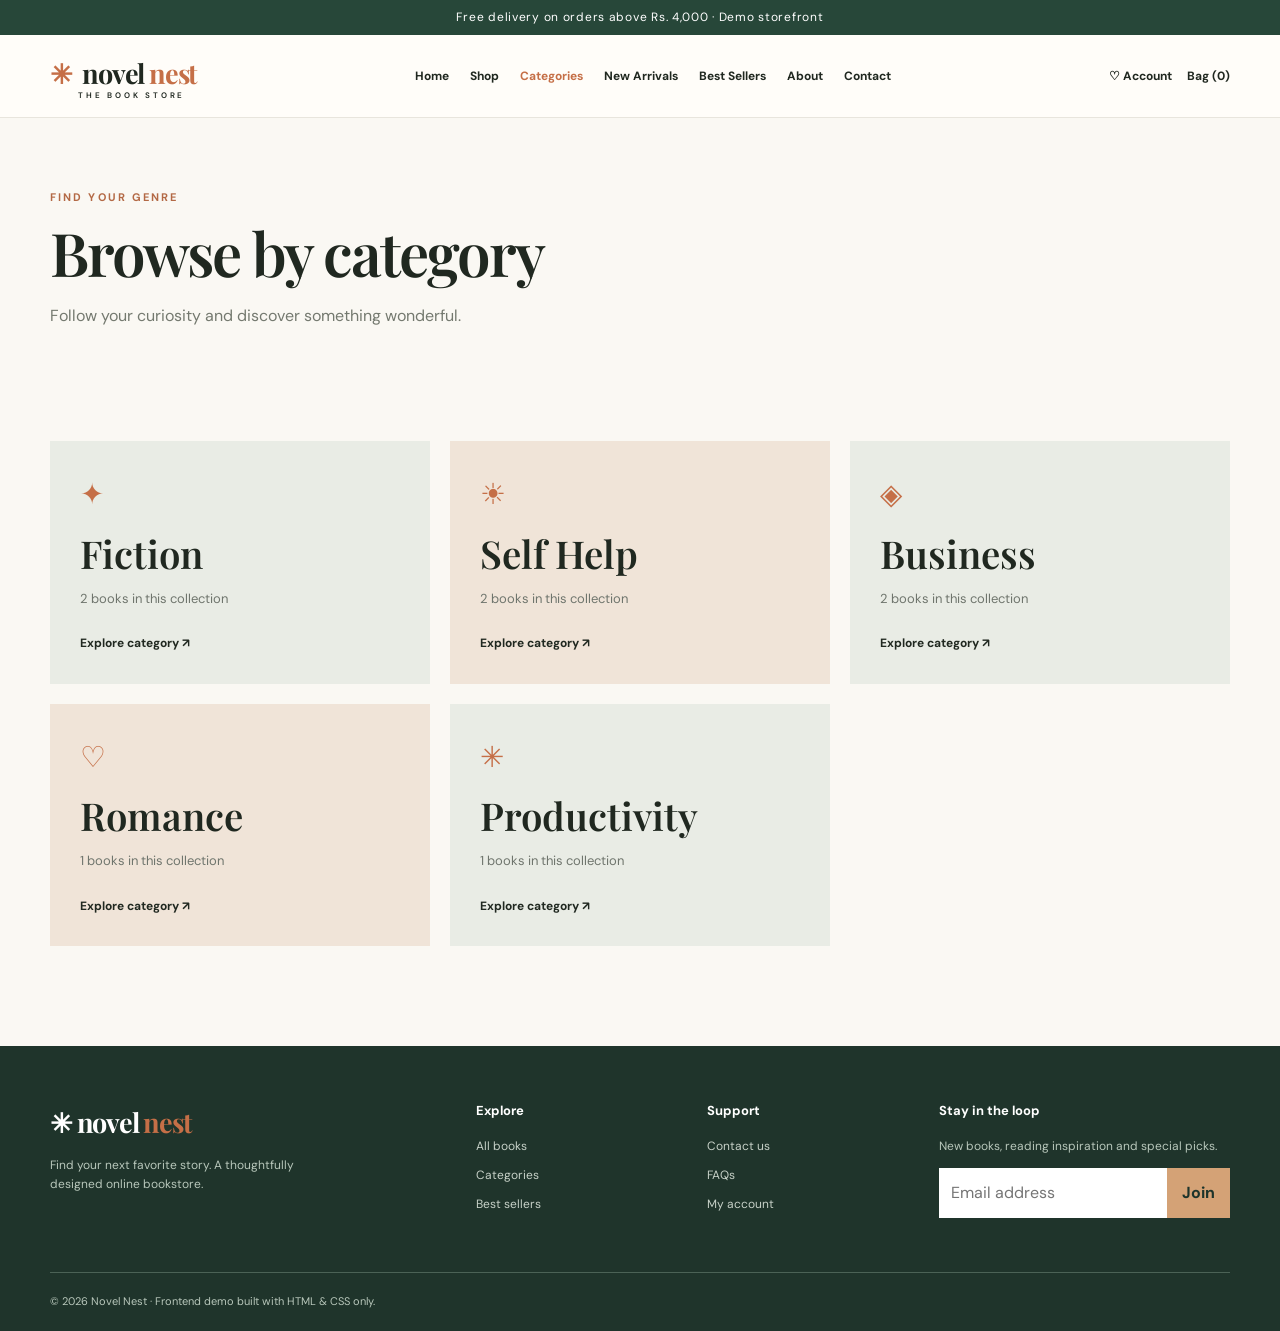
<file: categories.html>
<!DOCTYPE html>
<html lang="en">
 <head>
  <meta charset="utf-8"/>
  <meta content="width=device-width,initial-scale=1" name="viewport"/>
  <meta content="Novel Nest online bookstore &mdash; explore books, authors and stories." name="description"/>
  <title>
   Categories | Novel Nest
  </title>
  <link href="css/style.css" rel="stylesheet"/>
 </head>
 <body>
  <div class="announcement">
   Free delivery on orders above Rs. 4,000 &middot; Demo storefront
  </div>
  <header class="site-header">
   <div class="container header-inner">
    <a class="brand" href="index.html">
     <span class="brand-icon">
      ✳
     </span>
     novel
     <span>
      nest
     </span>
     <small>
      THE BOOK STORE
     </small>
    </a>
    <nav aria-label="Main navigation" class="nav">
     <a class="" href="index.html">
      Home
     </a>
     <a class="" href="shop.html">
      Shop
     </a>
     <a class="active" href="categories.html">
      Categories
     </a>
     <a class="" href="new-arrivals.html">
      New Arrivals
     </a>
     <a class="" href="best-sellers.html">
      Best Sellers
     </a>
     <a class="" href="about.html">
      About
     </a>
     <a class="" href="contact.html">
      Contact
     </a>
    </nav>
    <div class="header-actions">
     <a aria-label="My account" href="account.html">
      ♡ Account
     </a>
     <a aria-label="Cart" href="cart.html">
      Bag (0)
     </a>
    </div>
   </div>
  </header>
  <main>
   <section class="page-intro container">
    <span class="eyebrow">
     FIND YOUR GENRE
    </span>
    <h1>
     Browse by category
    </h1>
    <p>
     Follow your curiosity and discover something wonderful.
    </p>
   </section>
   <section class="container section">
    <div class="category-grid">
     <a class="category-tile" href="shop.html">
      <span class="cat-symbol">
       ✦
      </span>
      <h2>
       Fiction
      </h2>
      <p>
       2 books in this collection
      </p>
      <span>
       Explore category &nearrow;
      </span>
     </a>
     <a class="category-tile" href="shop.html">
      <span class="cat-symbol">
       ☀
      </span>
      <h2>
       Self Help
      </h2>
      <p>
       2 books in this collection
      </p>
      <span>
       Explore category &nearrow;
      </span>
     </a>
     <a class="category-tile" href="shop.html">
      <span class="cat-symbol">
       ◈
      </span>
      <h2>
       Business
      </h2>
      <p>
       2 books in this collection
      </p>
      <span>
       Explore category &nearrow;
      </span>
     </a>
     <a class="category-tile" href="shop.html">
      <span class="cat-symbol">
       ♡
      </span>
      <h2>
       Romance
      </h2>
      <p>
       1 books in this collection
      </p>
      <span>
       Explore category &nearrow;
      </span>
     </a>
     <a class="category-tile" href="shop.html">
      <span class="cat-symbol">
       ✳
      </span>
      <h2>
       Productivity
      </h2>
      <p>
       1 books in this collection
      </p>
      <span>
       Explore category &nearrow;
      </span>
     </a>
    </div>
   </section>
  </main>
  <footer class="footer">
   <div class="container footer-grid">
    <div>
     <a class="brand brand-light" href="index.html">
      ✳ novel
      <span>
       nest
      </span>
     </a>
     <p>
      Find your next favorite story. A thoughtfully designed online bookstore.
     </p>
    </div>
    <div>
     <h3>
      Explore
     </h3>
     <a href="shop.html">
      All books
     </a>
     <a href="categories.html">
      Categories
     </a>
     <a href="best-sellers.html">
      Best sellers
     </a>
    </div>
    <div>
     <h3>
      Support
     </h3>
     <a href="contact.html">
      Contact us
     </a>
     <a href="faq.html">
      FAQs
     </a>
     <a href="account.html">
      My account
     </a>
    </div>
    <div>
     <h3>
      Stay in the loop
     </h3>
     <p>
      New books, reading inspiration and special picks.
     </p>
     <form action="#" class="subscribe" method="get">
      <label class="sr-only" for="footer-email">
       Email
      </label>
      <input id="footer-email" placeholder="Email address" required="" type="email"/>
      <button type="submit">
       Join
      </button>
     </form>
    </div>
   </div>
   <div class="container copyright">
    &copy; 2026 Novel Nest &middot; Frontend demo built with HTML &amp; CSS only.
   </div>
  </footer>
 </body>
</html>
</file>
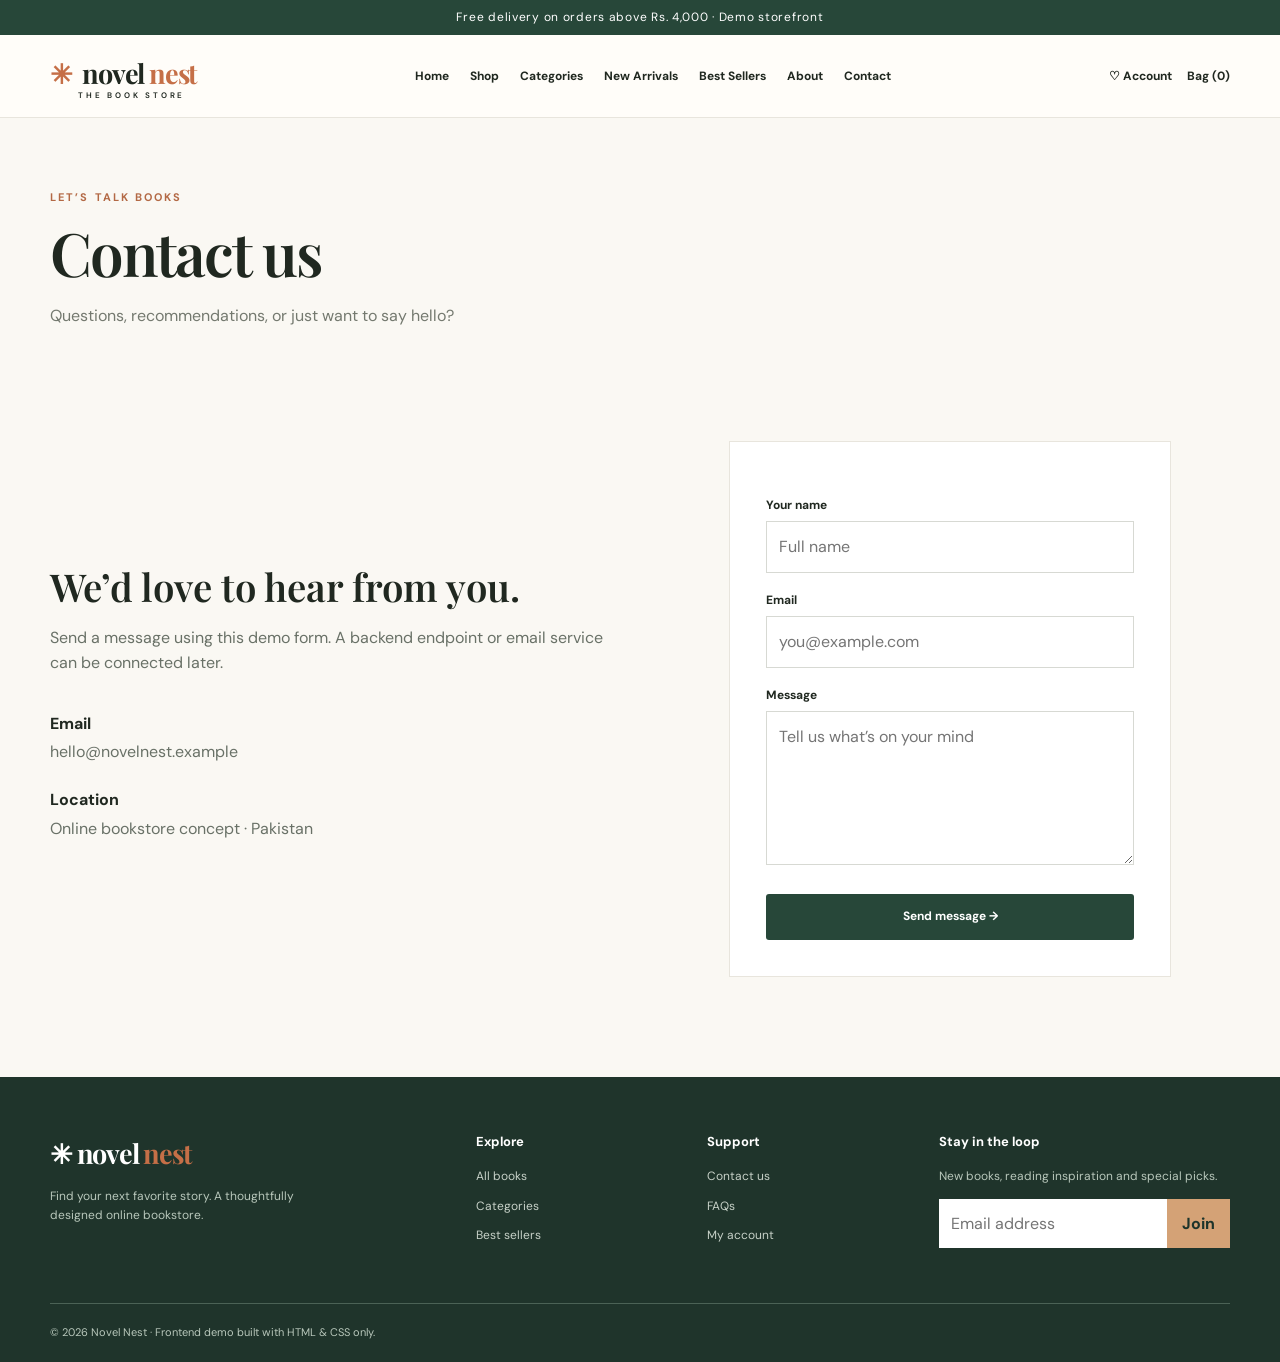
<file: contact.html>
<!DOCTYPE html>
<html lang="en">
 <head>
  <meta charset="utf-8"/>
  <meta content="width=device-width,initial-scale=1" name="viewport"/>
  <meta content="Novel Nest online bookstore &mdash; explore books, authors and stories." name="description"/>
  <title>
   Contact | Novel Nest
  </title>
  <link href="css/style.css" rel="stylesheet"/>
 </head>
 <body>
  <div class="announcement">
   Free delivery on orders above Rs. 4,000 &middot; Demo storefront
  </div>
  <header class="site-header">
   <div class="container header-inner">
    <a class="brand" href="index.html">
     <span class="brand-icon">
      ✳
     </span>
     novel
     <span>
      nest
     </span>
     <small>
      THE BOOK STORE
     </small>
    </a>
    <nav aria-label="Main navigation" class="nav">
     <a class="" href="index.html">
      Home
     </a>
     <a class="" href="shop.html">
      Shop
     </a>
     <a class="" href="categories.html">
      Categories
     </a>
     <a class="" href="new-arrivals.html">
      New Arrivals
     </a>
     <a class="" href="best-sellers.html">
      Best Sellers
     </a>
     <a class="" href="about.html">
      About
     </a>
     <a class="" href="contact.html">
      Contact
     </a>
    </nav>
    <div class="header-actions">
     <a aria-label="My account" href="account.html">
      ♡ Account
     </a>
     <a aria-label="Cart" href="cart.html">
      Bag (0)
     </a>
    </div>
   </div>
  </header>
  <main>
   <section class="page-intro container">
    <span class="eyebrow">
     LET&rsquo;S TALK BOOKS
    </span>
    <h1>
     Contact us
    </h1>
    <p>
     Questions, recommendations, or just want to say hello?
    </p>
   </section>
   <section class="container section contact-grid">
    <div>
     <h2>
      We&rsquo;d love to hear from you.
     </h2>
     <p>
      Send a message using this demo form. A backend endpoint or email service can be connected later.
     </p>
     <div class="contact-info">
      <b>
       Email
      </b>
      <p>
       hello@novelnest.example
      </p>
      <b>
       Location
      </b>
      <p>
       Online bookstore concept &middot; Pakistan
      </p>
     </div>
    </div>
    <div class="form-card">
     <form action="#" method="get">
      <label for="name">
       Your name
      </label>
      <input id="name" name="name" placeholder="Full name" required=""/>
      <label for="contact-email">
       Email
      </label>
      <input id="contact-email" name="email" placeholder="you@example.com" required="" type="email"/>
      <label for="message">
       Message
      </label>
      <textarea id="message" name="message" placeholder="Tell us what&rsquo;s on your mind" required="" rows="5"></textarea>
      <button class="btn btn-dark" type="submit">
       Send message &rarr;
      </button>
     </form>
    </div>
   </section>
  </main>
  <footer class="footer">
   <div class="container footer-grid">
    <div>
     <a class="brand brand-light" href="index.html">
      ✳ novel
      <span>
       nest
      </span>
     </a>
     <p>
      Find your next favorite story. A thoughtfully designed online bookstore.
     </p>
    </div>
    <div>
     <h3>
      Explore
     </h3>
     <a href="shop.html">
      All books
     </a>
     <a href="categories.html">
      Categories
     </a>
     <a href="best-sellers.html">
      Best sellers
     </a>
    </div>
    <div>
     <h3>
      Support
     </h3>
     <a href="contact.html">
      Contact us
     </a>
     <a href="faq.html">
      FAQs
     </a>
     <a href="account.html">
      My account
     </a>
    </div>
    <div>
     <h3>
      Stay in the loop
     </h3>
     <p>
      New books, reading inspiration and special picks.
     </p>
     <form action="#" class="subscribe" method="get">
      <label class="sr-only" for="footer-email">
       Email
      </label>
      <input id="footer-email" placeholder="Email address" required="" type="email"/>
      <button type="submit">
       Join
      </button>
     </form>
    </div>
   </div>
   <div class="container copyright">
    &copy; 2026 Novel Nest &middot; Frontend demo built with HTML &amp; CSS only.
   </div>
  </footer>
 </body>
</html>
</file>
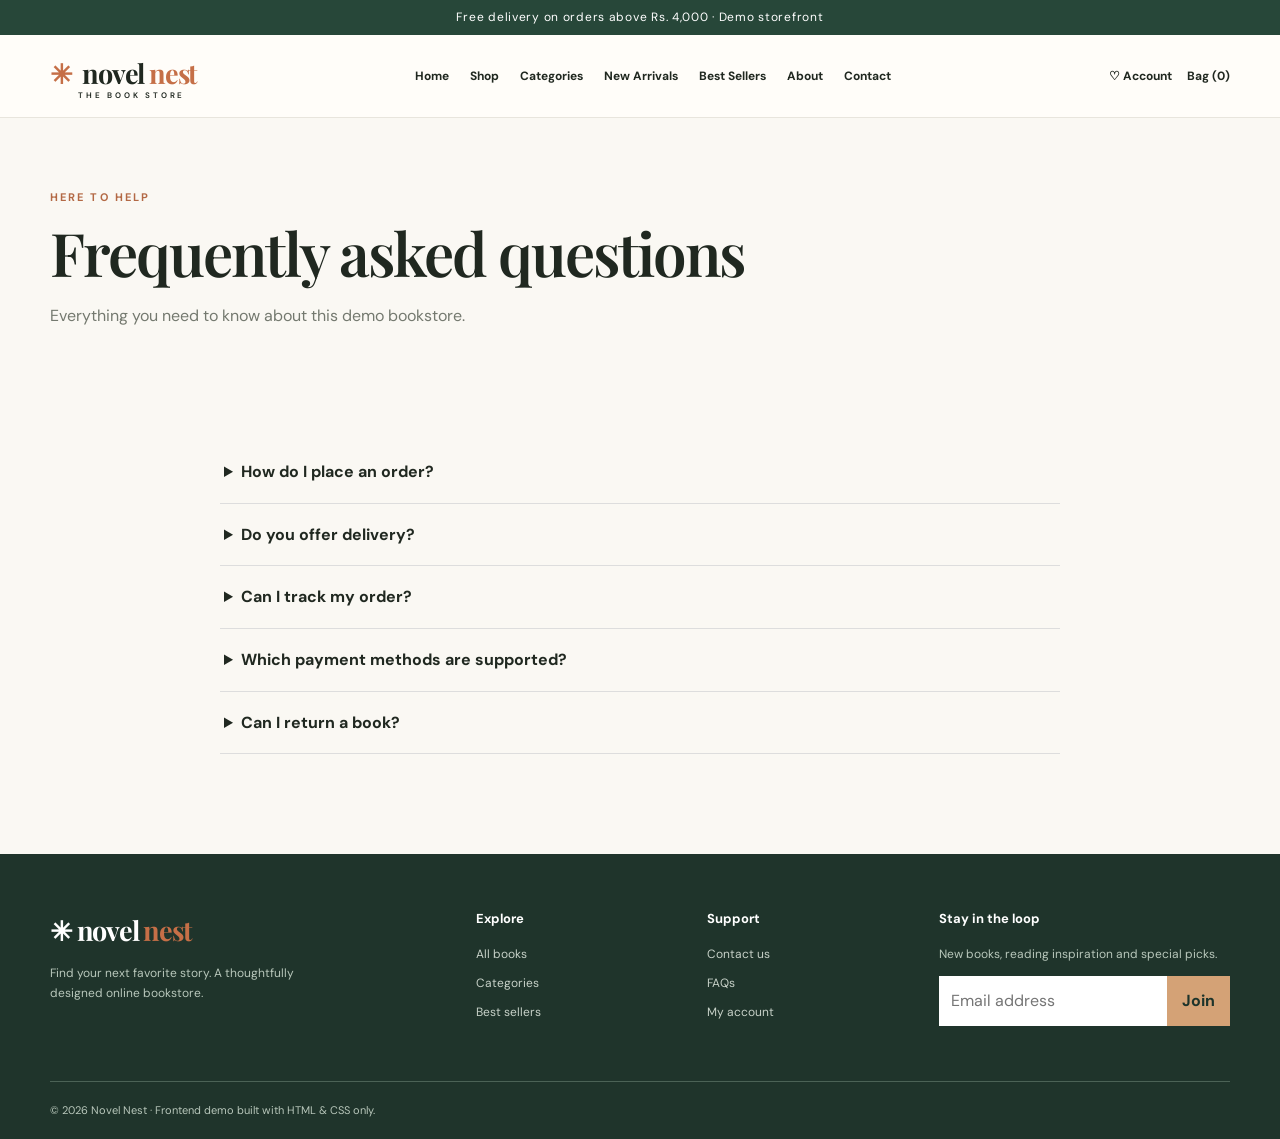
<file: faq.html>
<!DOCTYPE html>
<html lang="en">
 <head>
  <meta charset="utf-8"/>
  <meta content="width=device-width,initial-scale=1" name="viewport"/>
  <meta content="Novel Nest online bookstore &mdash; explore books, authors and stories." name="description"/>
  <title>
   FAQs | Novel Nest
  </title>
  <link href="css/style.css" rel="stylesheet"/>
 </head>
 <body>
  <div class="announcement">
   Free delivery on orders above Rs. 4,000 &middot; Demo storefront
  </div>
  <header class="site-header">
   <div class="container header-inner">
    <a class="brand" href="index.html">
     <span class="brand-icon">
      ✳
     </span>
     novel
     <span>
      nest
     </span>
     <small>
      THE BOOK STORE
     </small>
    </a>
    <nav aria-label="Main navigation" class="nav">
     <a class="" href="index.html">
      Home
     </a>
     <a class="" href="shop.html">
      Shop
     </a>
     <a class="" href="categories.html">
      Categories
     </a>
     <a class="" href="new-arrivals.html">
      New Arrivals
     </a>
     <a class="" href="best-sellers.html">
      Best Sellers
     </a>
     <a class="" href="about.html">
      About
     </a>
     <a class="" href="contact.html">
      Contact
     </a>
    </nav>
    <div class="header-actions">
     <a aria-label="My account" href="account.html">
      ♡ Account
     </a>
     <a aria-label="Cart" href="cart.html">
      Bag (0)
     </a>
    </div>
   </div>
  </header>
  <main>
   <section class="page-intro container">
    <span class="eyebrow">
     HERE TO HELP
    </span>
    <h1>
     Frequently asked questions
    </h1>
    <p>
     Everything you need to know about this demo bookstore.
    </p>
   </section>
   <section class="container section faq-list">
    <details>
     <summary>
      How do I place an order?
     </summary>
     <p>
      This is a static frontend demo. Once cart and checkout logic are connected, you will be able to place orders.
     </p>
    </details>
    <details>
     <summary>
      Do you offer delivery?
     </summary>
     <p>
      Delivery rules and rates can be configured when the order backend is added.
     </p>
    </details>
    <details>
     <summary>
      Can I track my order?
     </summary>
     <p>
      Order tracking can be introduced using accounts, order IDs and a backend API.
     </p>
    </details>
    <details>
     <summary>
      Which payment methods are supported?
     </summary>
     <p>
      Payment integration is planned for a later phase; no real payments are accepted on this demo.
     </p>
    </details>
    <details>
     <summary>
      Can I return a book?
     </summary>
     <p>
      A returns policy and return-request flow can be added before launch.
     </p>
    </details>
   </section>
  </main>
  <footer class="footer">
   <div class="container footer-grid">
    <div>
     <a class="brand brand-light" href="index.html">
      ✳ novel
      <span>
       nest
      </span>
     </a>
     <p>
      Find your next favorite story. A thoughtfully designed online bookstore.
     </p>
    </div>
    <div>
     <h3>
      Explore
     </h3>
     <a href="shop.html">
      All books
     </a>
     <a href="categories.html">
      Categories
     </a>
     <a href="best-sellers.html">
      Best sellers
     </a>
    </div>
    <div>
     <h3>
      Support
     </h3>
     <a href="contact.html">
      Contact us
     </a>
     <a href="faq.html">
      FAQs
     </a>
     <a href="account.html">
      My account
     </a>
    </div>
    <div>
     <h3>
      Stay in the loop
     </h3>
     <p>
      New books, reading inspiration and special picks.
     </p>
     <form action="#" class="subscribe" method="get">
      <label class="sr-only" for="footer-email">
       Email
      </label>
      <input id="footer-email" placeholder="Email address" required="" type="email"/>
      <button type="submit">
       Join
      </button>
     </form>
    </div>
   </div>
   <div class="container copyright">
    &copy; 2026 Novel Nest &middot; Frontend demo built with HTML &amp; CSS only.
   </div>
  </footer>
 </body>
</html>
</file>
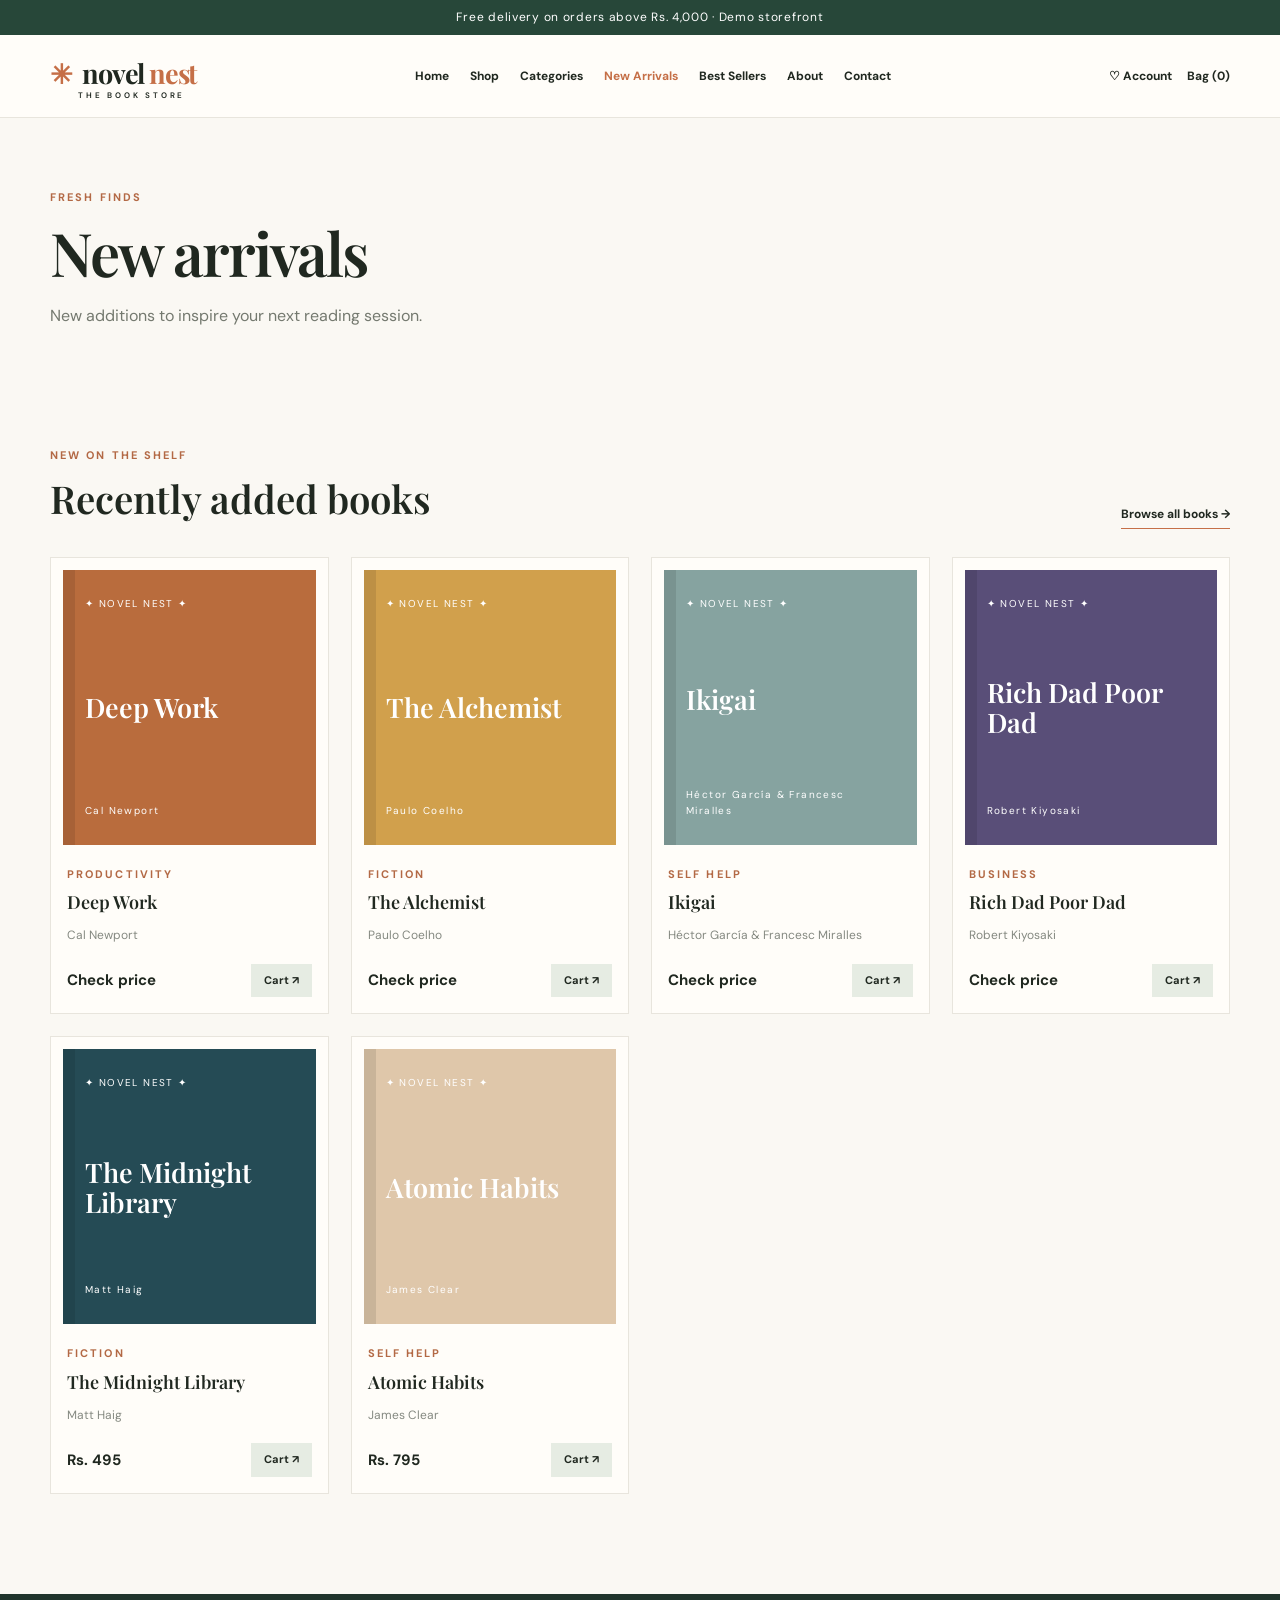
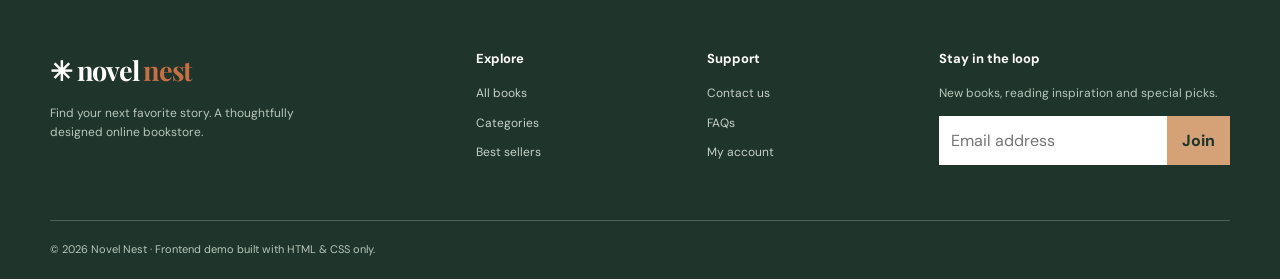
<file: new-arrivals.html>
<!DOCTYPE html>
<html lang="en">
 <head>
  <meta charset="utf-8"/>
  <meta content="width=device-width,initial-scale=1" name="viewport"/>
  <meta content="Novel Nest online bookstore &mdash; explore books, authors and stories." name="description"/>
  <title>
   New Arrivals | Novel Nest
  </title>
  <link href="css/style.css" rel="stylesheet"/>
 </head>
 <body>
  <div class="announcement">
   Free delivery on orders above Rs. 4,000 &middot; Demo storefront
  </div>
  <header class="site-header">
   <div class="container header-inner">
    <a class="brand" href="index.html">
     <span class="brand-icon">
      ✳
     </span>
     novel
     <span>
      nest
     </span>
     <small>
      THE BOOK STORE
     </small>
    </a>
    <nav aria-label="Main navigation" class="nav">
     <a class="" href="index.html">
      Home
     </a>
     <a class="" href="shop.html">
      Shop
     </a>
     <a class="" href="categories.html">
      Categories
     </a>
     <a class="active" href="new-arrivals.html">
      New Arrivals
     </a>
     <a class="" href="best-sellers.html">
      Best Sellers
     </a>
     <a class="" href="about.html">
      About
     </a>
     <a class="" href="contact.html">
      Contact
     </a>
    </nav>
    <div class="header-actions">
     <a aria-label="My account" href="account.html">
      ♡ Account
     </a>
     <a aria-label="Cart" href="cart.html">
      Bag (0)
     </a>
    </div>
   </div>
  </header>
  <main>
   <section class="page-intro container">
    <span class="eyebrow">
     FRESH FINDS
    </span>
    <h1>
     New arrivals
    </h1>
    <p>
     New additions to inspire your next reading session.
    </p>
   </section>
   <section class="container section">
    <div class="section-heading">
     <div>
      <span class="eyebrow">
       NEW ON THE SHELF
      </span>
      <h2>
       Recently added books
      </h2>
     </div>
     <a class="text-link" href="shop.html">
      Browse all books &rarr;
     </a>
    </div>
    <div class="product-grid">
     <article class="book-card">
      <a aria-label="View Deep Work" class="book-cover" href="product.html?book=b005" style="--cover:#b96c3d">
       <span class="cover-mark">
        ✦ NOVEL NEST ✦
       </span>
       <strong>
        Deep Work
       </strong>
       <small>
        Cal Newport
       </small>
      </a>
      <div class="book-meta">
       <span class="eyebrow">
        Productivity
       </span>
       <h3>
        <a href="product.html?book=b005">
         Deep Work
        </a>
       </h3>
       <p>
        Cal Newport
       </p>
       <div class="price-row">
        <b>
         Check price
        </b>
        <a aria-label="View shopping cart" class="mini-btn" href="cart.html">
         Cart &nearrow;
        </a>
       </div>
      </div>
     </article>
     <article class="book-card">
      <a aria-label="View The Alchemist" class="book-cover" href="product.html?book=b006" style="--cover:#d1a04c">
       <span class="cover-mark">
        ✦ NOVEL NEST ✦
       </span>
       <strong>
        The Alchemist
       </strong>
       <small>
        Paulo Coelho
       </small>
      </a>
      <div class="book-meta">
       <span class="eyebrow">
        Fiction
       </span>
       <h3>
        <a href="product.html?book=b006">
         The Alchemist
        </a>
       </h3>
       <p>
        Paulo Coelho
       </p>
       <div class="price-row">
        <b>
         Check price
        </b>
        <a aria-label="View shopping cart" class="mini-btn" href="cart.html">
         Cart &nearrow;
        </a>
       </div>
      </div>
     </article>
     <article class="book-card">
      <a aria-label="View Ikigai" class="book-cover" href="product.html?book=b007" style="--cover:#86a3a0">
       <span class="cover-mark">
        ✦ NOVEL NEST ✦
       </span>
       <strong>
        Ikigai
       </strong>
       <small>
        H&eacute;ctor Garc&iacute;a &amp; Francesc Miralles
       </small>
      </a>
      <div class="book-meta">
       <span class="eyebrow">
        Self Help
       </span>
       <h3>
        <a href="product.html?book=b007">
         Ikigai
        </a>
       </h3>
       <p>
        H&eacute;ctor Garc&iacute;a &amp; Francesc Miralles
       </p>
       <div class="price-row">
        <b>
         Check price
        </b>
        <a aria-label="View shopping cart" class="mini-btn" href="cart.html">
         Cart &nearrow;
        </a>
       </div>
      </div>
     </article>
     <article class="book-card">
      <a aria-label="View Rich Dad Poor Dad" class="book-cover" href="product.html?book=b008" style="--cover:#594e78">
       <span class="cover-mark">
        ✦ NOVEL NEST ✦
       </span>
       <strong>
        Rich Dad Poor Dad
       </strong>
       <small>
        Robert Kiyosaki
       </small>
      </a>
      <div class="book-meta">
       <span class="eyebrow">
        Business
       </span>
       <h3>
        <a href="product.html?book=b008">
         Rich Dad Poor Dad
        </a>
       </h3>
       <p>
        Robert Kiyosaki
       </p>
       <div class="price-row">
        <b>
         Check price
        </b>
        <a aria-label="View shopping cart" class="mini-btn" href="cart.html">
         Cart &nearrow;
        </a>
       </div>
      </div>
     </article>
     <article class="book-card">
      <a aria-label="View The Midnight Library" class="book-cover" href="product.html?book=b001" style="--cover:#254b55">
       <span class="cover-mark">
        ✦ NOVEL NEST ✦
       </span>
       <strong>
        The Midnight Library
       </strong>
       <small>
        Matt Haig
       </small>
      </a>
      <div class="book-meta">
       <span class="eyebrow">
        Fiction
       </span>
       <h3>
        <a href="product.html?book=b001">
         The Midnight Library
        </a>
       </h3>
       <p>
        Matt Haig
       </p>
       <div class="price-row">
        <b>
         Rs. 495
        </b>
        <a aria-label="View shopping cart" class="mini-btn" href="cart.html">
         Cart &nearrow;
        </a>
       </div>
      </div>
     </article>
     <article class="book-card">
      <a aria-label="View Atomic Habits" class="book-cover" href="product.html?book=b002" style="--cover:#dfc7aa">
       <span class="cover-mark">
        ✦ NOVEL NEST ✦
       </span>
       <strong>
        Atomic Habits
       </strong>
       <small>
        James Clear
       </small>
      </a>
      <div class="book-meta">
       <span class="eyebrow">
        Self Help
       </span>
       <h3>
        <a href="product.html?book=b002">
         Atomic Habits
        </a>
       </h3>
       <p>
        James Clear
       </p>
       <div class="price-row">
        <b>
         Rs. 795
        </b>
        <a aria-label="View shopping cart" class="mini-btn" href="cart.html">
         Cart &nearrow;
        </a>
       </div>
      </div>
     </article>
    </div>
   </section>
  </main>
  <footer class="footer">
   <div class="container footer-grid">
    <div>
     <a class="brand brand-light" href="index.html">
      ✳ novel
      <span>
       nest
      </span>
     </a>
     <p>
      Find your next favorite story. A thoughtfully designed online bookstore.
     </p>
    </div>
    <div>
     <h3>
      Explore
     </h3>
     <a href="shop.html">
      All books
     </a>
     <a href="categories.html">
      Categories
     </a>
     <a href="best-sellers.html">
      Best sellers
     </a>
    </div>
    <div>
     <h3>
      Support
     </h3>
     <a href="contact.html">
      Contact us
     </a>
     <a href="faq.html">
      FAQs
     </a>
     <a href="account.html">
      My account
     </a>
    </div>
    <div>
     <h3>
      Stay in the loop
     </h3>
     <p>
      New books, reading inspiration and special picks.
     </p>
     <form action="#" class="subscribe" method="get">
      <label class="sr-only" for="footer-email">
       Email
      </label>
      <input id="footer-email" placeholder="Email address" required="" type="email"/>
      <button type="submit">
       Join
      </button>
     </form>
    </div>
   </div>
   <div class="container copyright">
    &copy; 2026 Novel Nest &middot; Frontend demo built with HTML &amp; CSS only.
   </div>
  </footer>
 </body>
</html>
</file>
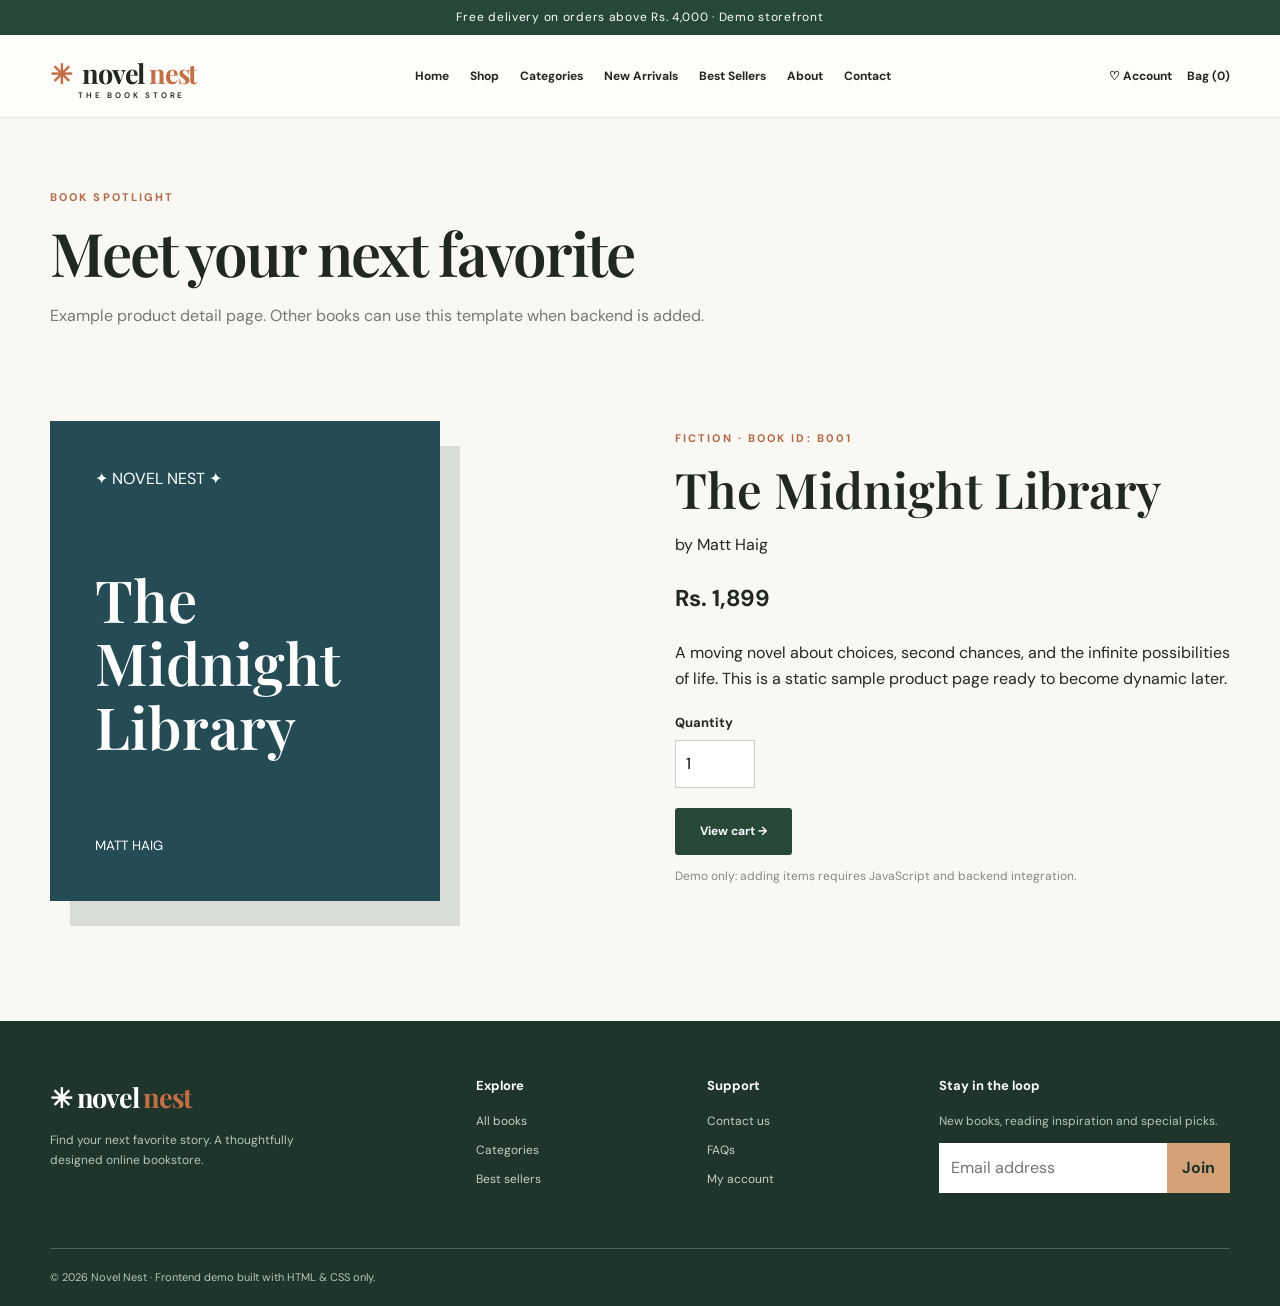
<file: product.html>
<!DOCTYPE html>
<html lang="en">
 <head>
  <meta charset="utf-8"/>
  <meta content="width=device-width,initial-scale=1" name="viewport"/>
  <meta content="Novel Nest online bookstore &mdash; explore books, authors and stories." name="description"/>
  <title>
   Book Details | Novel Nest
  </title>
  <link href="css/style.css" rel="stylesheet"/>
 </head>
 <body>
  <div class="announcement">
   Free delivery on orders above Rs. 4,000 &middot; Demo storefront
  </div>
  <header class="site-header">
   <div class="container header-inner">
    <a class="brand" href="index.html">
     <span class="brand-icon">
      ✳
     </span>
     novel
     <span>
      nest
     </span>
     <small>
      THE BOOK STORE
     </small>
    </a>
    <nav aria-label="Main navigation" class="nav">
     <a class="" href="index.html">
      Home
     </a>
     <a class="" href="shop.html">
      Shop
     </a>
     <a class="" href="categories.html">
      Categories
     </a>
     <a class="" href="new-arrivals.html">
      New Arrivals
     </a>
     <a class="" href="best-sellers.html">
      Best Sellers
     </a>
     <a class="" href="about.html">
      About
     </a>
     <a class="" href="contact.html">
      Contact
     </a>
    </nav>
    <div class="header-actions">
     <a aria-label="My account" href="account.html">
      ♡ Account
     </a>
     <a aria-label="Cart" href="cart.html">
      Bag (0)
     </a>
    </div>
   </div>
  </header>
  <main>
   <section class="page-intro container">
    <span class="eyebrow">
     BOOK SPOTLIGHT
    </span>
    <h1>
     Meet your next favorite
    </h1>
    <p>
     Example product detail page. Other books can use this template when backend is added.
    </p>
   </section>
   <section class="container product-detail">
    <div class="detail-cover" style="--cover:#254b55">
     <span>
      ✦ NOVEL NEST ✦
     </span>
     <strong>
      The Midnight Library
     </strong>
     <small>
      MATT HAIG
     </small>
    </div>
    <div class="detail-copy">
     <span class="eyebrow">
      FICTION &middot; BOOK ID: b001
     </span>
     <h2>
      The Midnight Library
     </h2>
     <p class="detail-author">
      by Matt Haig
     </p>
     <p class="detail-price">
      Rs. 1,899
     </p>
     <p>
      A moving novel about choices, second chances, and the infinite possibilities of life. This is a static sample product page ready to become dynamic later.
     </p>
     <label for="quantity">
      Quantity
     </label>
     <input id="quantity" min="1" type="number" value="1"/>
     <a class="btn btn-dark" href="cart.html">
      View cart &rarr;
     </a>
     <p class="muted">
      Demo only: adding items requires JavaScript and backend integration.
     </p>
    </div>
   </section>
  </main>
  <footer class="footer">
   <div class="container footer-grid">
    <div>
     <a class="brand brand-light" href="index.html">
      ✳ novel
      <span>
       nest
      </span>
     </a>
     <p>
      Find your next favorite story. A thoughtfully designed online bookstore.
     </p>
    </div>
    <div>
     <h3>
      Explore
     </h3>
     <a href="shop.html">
      All books
     </a>
     <a href="categories.html">
      Categories
     </a>
     <a href="best-sellers.html">
      Best sellers
     </a>
    </div>
    <div>
     <h3>
      Support
     </h3>
     <a href="contact.html">
      Contact us
     </a>
     <a href="faq.html">
      FAQs
     </a>
     <a href="account.html">
      My account
     </a>
    </div>
    <div>
     <h3>
      Stay in the loop
     </h3>
     <p>
      New books, reading inspiration and special picks.
     </p>
     <form action="#" class="subscribe" method="get">
      <label class="sr-only" for="footer-email">
       Email
      </label>
      <input id="footer-email" placeholder="Email address" required="" type="email"/>
      <button type="submit">
       Join
      </button>
     </form>
    </div>
   </div>
   <div class="container copyright">
    &copy; 2026 Novel Nest &middot; Frontend demo built with HTML &amp; CSS only.
   </div>
  </footer>
 </body>
</html>
</file>
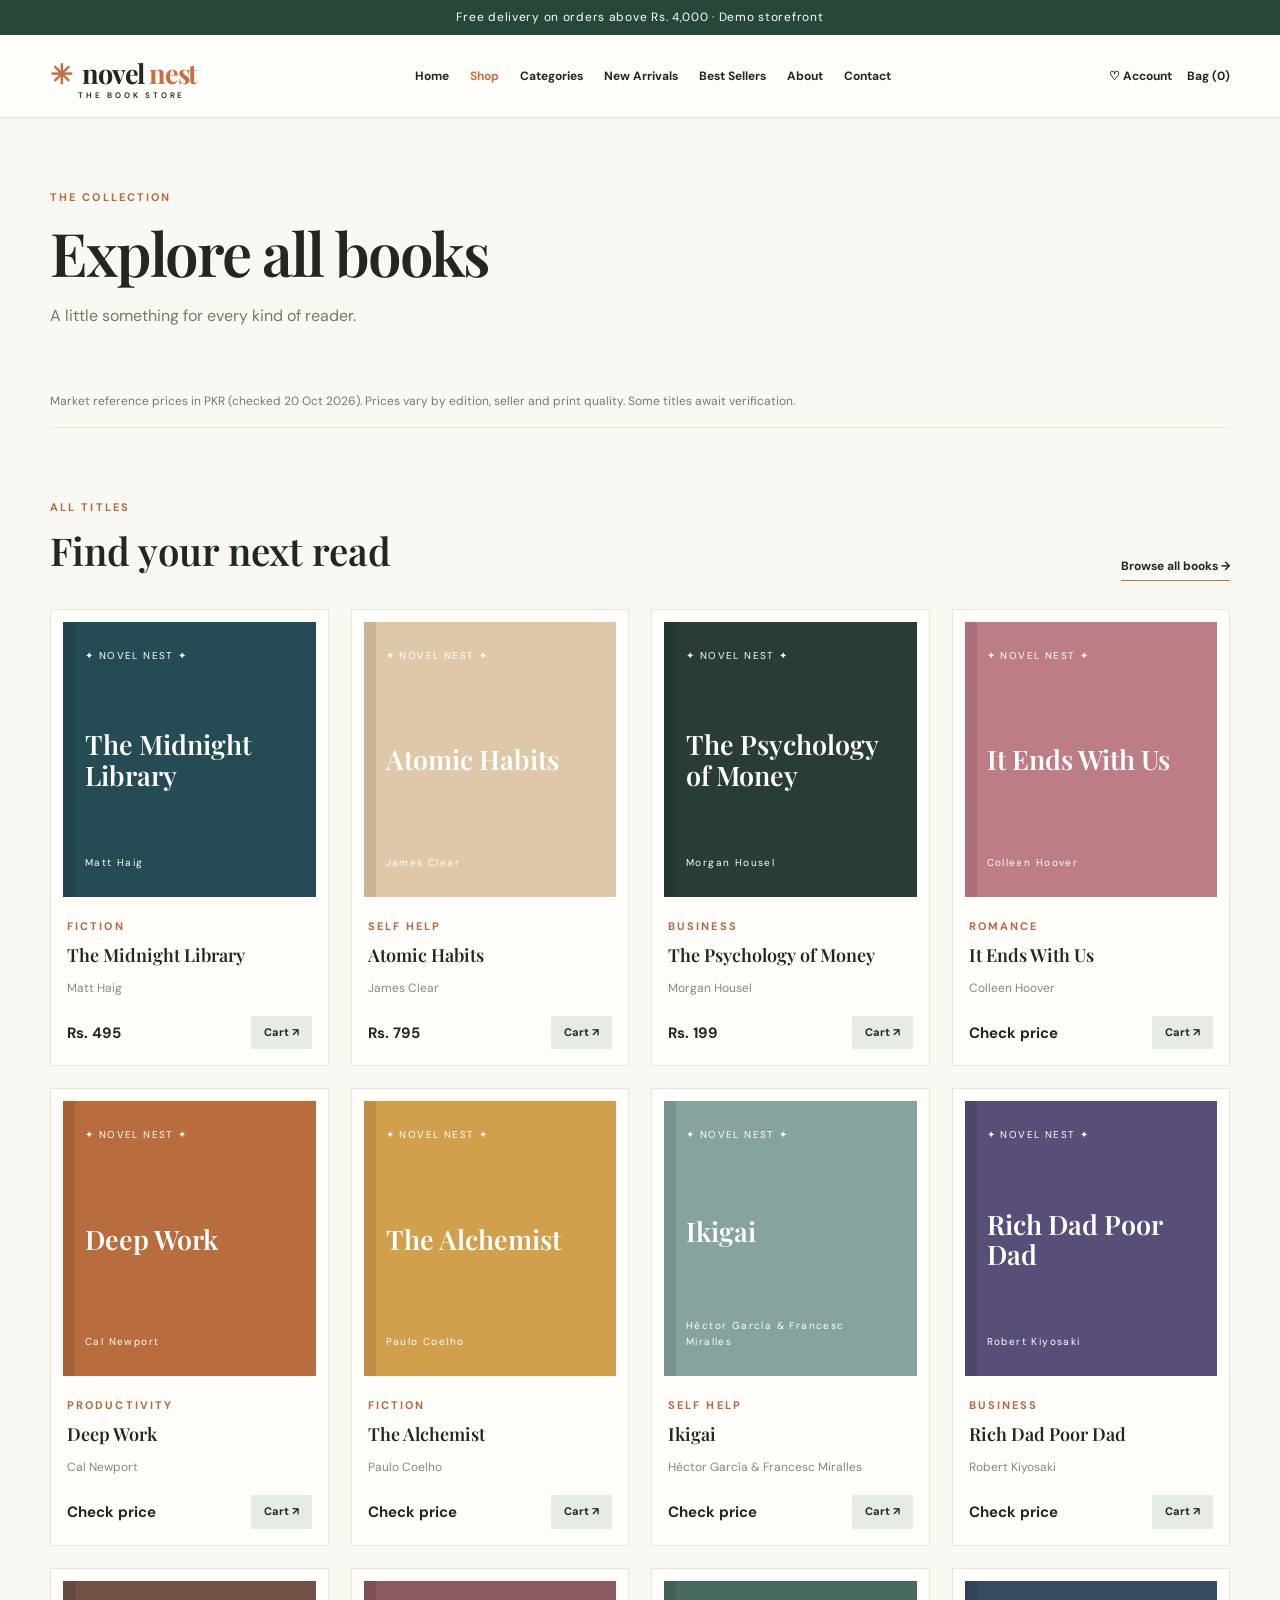
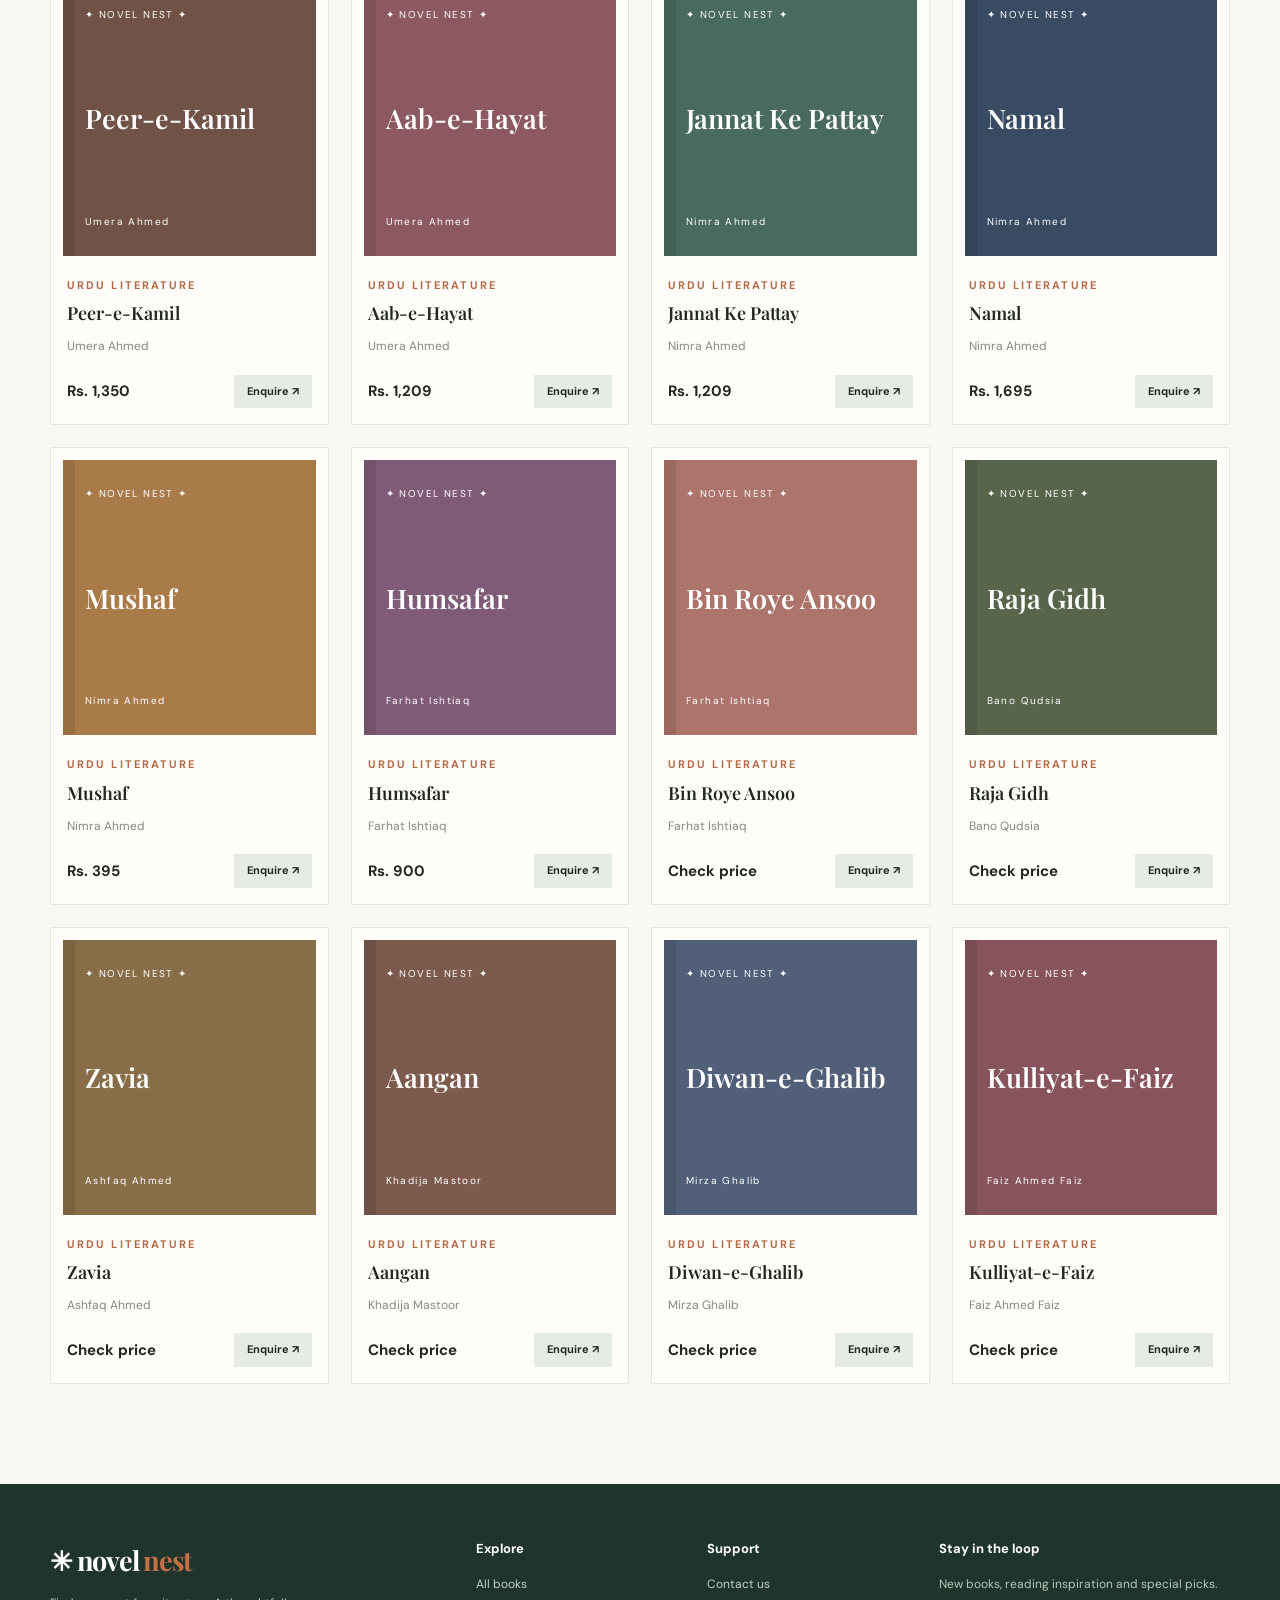
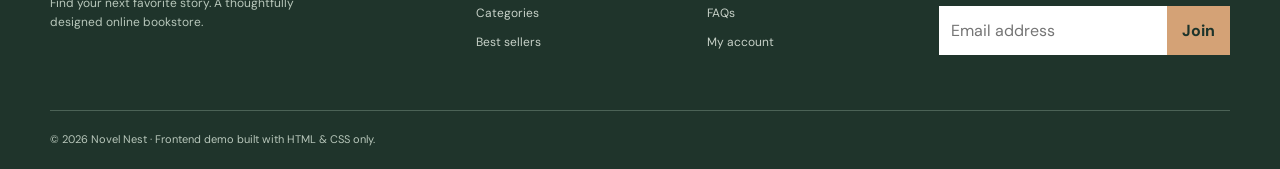
<file: shop.html>
<!DOCTYPE html>
<html lang="en">
 <head>
  <meta charset="utf-8"/>
  <meta content="width=device-width,initial-scale=1" name="viewport"/>
  <meta content="Novel Nest online bookstore &mdash; explore books, authors and stories." name="description"/>
  <title>
   Shop | Novel Nest
  </title>
  <link href="css/style.css" rel="stylesheet"/>
 </head>
 <body>
  <div class="announcement">
   Free delivery on orders above Rs. 4,000 &middot; Demo storefront
  </div>
  <header class="site-header">
   <div class="container header-inner">
    <a class="brand" href="index.html">
     <span class="brand-icon">
      ✳
     </span>
     novel
     <span>
      nest
     </span>
     <small>
      THE BOOK STORE
     </small>
    </a>
    <nav aria-label="Main navigation" class="nav">
     <a class="" href="index.html">
      Home
     </a>
     <a class="active" href="shop.html">
      Shop
     </a>
     <a class="" href="categories.html">
      Categories
     </a>
     <a class="" href="new-arrivals.html">
      New Arrivals
     </a>
     <a class="" href="best-sellers.html">
      Best Sellers
     </a>
     <a class="" href="about.html">
      About
     </a>
     <a class="" href="contact.html">
      Contact
     </a>
    </nav>
    <div class="header-actions">
     <a aria-label="My account" href="account.html">
      ♡ Account
     </a>
     <a aria-label="Cart" href="cart.html">
      Bag (0)
     </a>
    </div>
   </div>
  </header>
  <main>
   <section class="page-intro container">
    <span class="eyebrow">
     THE COLLECTION
    </span>
    <h1>
     Explore all books
    </h1>
    <p>
     A little something for every kind of reader.
    </p>
   </section>
   <div class="container filter-note">
    Market reference prices in PKR (checked 20 Oct 2026). Prices vary by edition, seller and print quality. Some titles await verification.
   </div>
   <section class="container section">
    <div class="section-heading">
     <div>
      <span class="eyebrow">
       ALL TITLES
      </span>
      <h2>
       Find your next read
      </h2>
     </div>
     <a class="text-link" href="shop.html">
      Browse all books &rarr;
     </a>
    </div>
    <div class="product-grid">
     <article class="book-card">
      <a aria-label="View The Midnight Library" class="book-cover" href="product.html?book=b001" style="--cover:#254b55">
       <span class="cover-mark">
        ✦ NOVEL NEST ✦
       </span>
       <strong>
        The Midnight Library
       </strong>
       <small>
        Matt Haig
       </small>
      </a>
      <div class="book-meta">
       <span class="eyebrow">
        Fiction
       </span>
       <h3>
        <a href="product.html?book=b001">
         The Midnight Library
        </a>
       </h3>
       <p>
        Matt Haig
       </p>
       <div class="price-row">
        <b>
         Rs. 495
        </b>
        <a aria-label="View shopping cart" class="mini-btn" href="cart.html">
         Cart &nearrow;
        </a>
       </div>
      </div>
     </article>
     <article class="book-card">
      <a aria-label="View Atomic Habits" class="book-cover" href="product.html?book=b002" style="--cover:#dfc7aa">
       <span class="cover-mark">
        ✦ NOVEL NEST ✦
       </span>
       <strong>
        Atomic Habits
       </strong>
       <small>
        James Clear
       </small>
      </a>
      <div class="book-meta">
       <span class="eyebrow">
        Self Help
       </span>
       <h3>
        <a href="product.html?book=b002">
         Atomic Habits
        </a>
       </h3>
       <p>
        James Clear
       </p>
       <div class="price-row">
        <b>
         Rs. 795
        </b>
        <a aria-label="View shopping cart" class="mini-btn" href="cart.html">
         Cart &nearrow;
        </a>
       </div>
      </div>
     </article>
     <article class="book-card">
      <a aria-label="View The Psychology of Money" class="book-cover" href="product.html?book=b003" style="--cover:#293c36">
       <span class="cover-mark">
        ✦ NOVEL NEST ✦
       </span>
       <strong>
        The Psychology of Money
       </strong>
       <small>
        Morgan Housel
       </small>
      </a>
      <div class="book-meta">
       <span class="eyebrow">
        Business
       </span>
       <h3>
        <a href="product.html?book=b003">
         The Psychology of Money
        </a>
       </h3>
       <p>
        Morgan Housel
       </p>
       <div class="price-row">
        <b>
         Rs. 199
        </b>
        <a aria-label="View shopping cart" class="mini-btn" href="cart.html">
         Cart &nearrow;
        </a>
       </div>
      </div>
     </article>
     <article class="book-card">
      <a aria-label="View It Ends With Us" class="book-cover" href="product.html?book=b004" style="--cover:#bc7d87">
       <span class="cover-mark">
        ✦ NOVEL NEST ✦
       </span>
       <strong>
        It Ends With Us
       </strong>
       <small>
        Colleen Hoover
       </small>
      </a>
      <div class="book-meta">
       <span class="eyebrow">
        Romance
       </span>
       <h3>
        <a href="product.html?book=b004">
         It Ends With Us
        </a>
       </h3>
       <p>
        Colleen Hoover
       </p>
       <div class="price-row">
        <b>
         Check price
        </b>
        <a aria-label="View shopping cart" class="mini-btn" href="cart.html">
         Cart &nearrow;
        </a>
       </div>
      </div>
     </article>
     <article class="book-card">
      <a aria-label="View Deep Work" class="book-cover" href="product.html?book=b005" style="--cover:#b96c3d">
       <span class="cover-mark">
        ✦ NOVEL NEST ✦
       </span>
       <strong>
        Deep Work
       </strong>
       <small>
        Cal Newport
       </small>
      </a>
      <div class="book-meta">
       <span class="eyebrow">
        Productivity
       </span>
       <h3>
        <a href="product.html?book=b005">
         Deep Work
        </a>
       </h3>
       <p>
        Cal Newport
       </p>
       <div class="price-row">
        <b>
         Check price
        </b>
        <a aria-label="View shopping cart" class="mini-btn" href="cart.html">
         Cart &nearrow;
        </a>
       </div>
      </div>
     </article>
     <article class="book-card">
      <a aria-label="View The Alchemist" class="book-cover" href="product.html?book=b006" style="--cover:#d1a04c">
       <span class="cover-mark">
        ✦ NOVEL NEST ✦
       </span>
       <strong>
        The Alchemist
       </strong>
       <small>
        Paulo Coelho
       </small>
      </a>
      <div class="book-meta">
       <span class="eyebrow">
        Fiction
       </span>
       <h3>
        <a href="product.html?book=b006">
         The Alchemist
        </a>
       </h3>
       <p>
        Paulo Coelho
       </p>
       <div class="price-row">
        <b>
         Check price
        </b>
        <a aria-label="View shopping cart" class="mini-btn" href="cart.html">
         Cart &nearrow;
        </a>
       </div>
      </div>
     </article>
     <article class="book-card">
      <a aria-label="View Ikigai" class="book-cover" href="product.html?book=b007" style="--cover:#86a3a0">
       <span class="cover-mark">
        ✦ NOVEL NEST ✦
       </span>
       <strong>
        Ikigai
       </strong>
       <small>
        H&eacute;ctor Garc&iacute;a &amp; Francesc Miralles
       </small>
      </a>
      <div class="book-meta">
       <span class="eyebrow">
        Self Help
       </span>
       <h3>
        <a href="product.html?book=b007">
         Ikigai
        </a>
       </h3>
       <p>
        H&eacute;ctor Garc&iacute;a &amp; Francesc Miralles
       </p>
       <div class="price-row">
        <b>
         Check price
        </b>
        <a aria-label="View shopping cart" class="mini-btn" href="cart.html">
         Cart &nearrow;
        </a>
       </div>
      </div>
     </article>
     <article class="book-card">
      <a aria-label="View Rich Dad Poor Dad" class="book-cover" href="product.html?book=b008" style="--cover:#594e78">
       <span class="cover-mark">
        ✦ NOVEL NEST ✦
       </span>
       <strong>
        Rich Dad Poor Dad
       </strong>
       <small>
        Robert Kiyosaki
       </small>
      </a>
      <div class="book-meta">
       <span class="eyebrow">
        Business
       </span>
       <h3>
        <a href="product.html?book=b008">
         Rich Dad Poor Dad
        </a>
       </h3>
       <p>
        Robert Kiyosaki
       </p>
       <div class="price-row">
        <b>
         Check price
        </b>
        <a aria-label="View shopping cart" class="mini-btn" href="cart.html">
         Cart &nearrow;
        </a>
       </div>
      </div>
     </article>
     <article class="book-card" data-book-id="b101" data-language="urdu">
      <a class="book-cover" href="product.html?book=b101" style="--cover:#705346">
       <span class="cover-mark">
        ✦ NOVEL NEST ✦
       </span>
       <strong>
        Peer-e-Kamil
       </strong>
       <small>
        Umera Ahmed
       </small>
      </a>
      <div class="book-meta">
       <span class="eyebrow">
        Urdu Literature
       </span>
       <h3>
        <a href="product.html?book=b101">
         Peer-e-Kamil
        </a>
       </h3>
       <p>
        Umera Ahmed
       </p>
       <div class="price-row">
        <b>
         Rs. 1,350
        </b>
        <a class="mini-btn" href="contact.html">
         Enquire &nearrow;
        </a>
       </div>
      </div>
     </article>
     <article class="book-card" data-book-id="b102" data-language="urdu">
      <a class="book-cover" href="product.html?book=b102" style="--cover:#8c5962">
       <span class="cover-mark">
        ✦ NOVEL NEST ✦
       </span>
       <strong>
        Aab-e-Hayat
       </strong>
       <small>
        Umera Ahmed
       </small>
      </a>
      <div class="book-meta">
       <span class="eyebrow">
        Urdu Literature
       </span>
       <h3>
        <a href="product.html?book=b102">
         Aab-e-Hayat
        </a>
       </h3>
       <p>
        Umera Ahmed
       </p>
       <div class="price-row">
        <b>
         Rs. 1,209
        </b>
        <a class="mini-btn" href="contact.html">
         Enquire &nearrow;
        </a>
       </div>
      </div>
     </article>
     <article class="book-card" data-book-id="b103" data-language="urdu">
      <a class="book-cover" href="product.html?book=b103" style="--cover:#496a61">
       <span class="cover-mark">
        ✦ NOVEL NEST ✦
       </span>
       <strong>
        Jannat Ke Pattay
       </strong>
       <small>
        Nimra Ahmed
       </small>
      </a>
      <div class="book-meta">
       <span class="eyebrow">
        Urdu Literature
       </span>
       <h3>
        <a href="product.html?book=b103">
         Jannat Ke Pattay
        </a>
       </h3>
       <p>
        Nimra Ahmed
       </p>
       <div class="price-row">
        <b>
         Rs. 1,209
        </b>
        <a class="mini-btn" href="contact.html">
         Enquire &nearrow;
        </a>
       </div>
      </div>
     </article>
     <article class="book-card" data-book-id="b104" data-language="urdu">
      <a class="book-cover" href="product.html?book=b104" style="--cover:#394b63">
       <span class="cover-mark">
        ✦ NOVEL NEST ✦
       </span>
       <strong>
        Namal
       </strong>
       <small>
        Nimra Ahmed
       </small>
      </a>
      <div class="book-meta">
       <span class="eyebrow">
        Urdu Literature
       </span>
       <h3>
        <a href="product.html?book=b104">
         Namal
        </a>
       </h3>
       <p>
        Nimra Ahmed
       </p>
       <div class="price-row">
        <b>
         Rs. 1,695
        </b>
        <a class="mini-btn" href="contact.html">
         Enquire &nearrow;
        </a>
       </div>
      </div>
     </article>
     <article class="book-card" data-book-id="b105" data-language="urdu">
      <a class="book-cover" href="product.html?book=b105" style="--cover:#a97b48">
       <span class="cover-mark">
        ✦ NOVEL NEST ✦
       </span>
       <strong>
        Mushaf
       </strong>
       <small>
        Nimra Ahmed
       </small>
      </a>
      <div class="book-meta">
       <span class="eyebrow">
        Urdu Literature
       </span>
       <h3>
        <a href="product.html?book=b105">
         Mushaf
        </a>
       </h3>
       <p>
        Nimra Ahmed
       </p>
       <div class="price-row">
        <b>
         Rs. 395
        </b>
        <a class="mini-btn" href="contact.html">
         Enquire &nearrow;
        </a>
       </div>
      </div>
     </article>
     <article class="book-card" data-book-id="b106" data-language="urdu">
      <a class="book-cover" href="product.html?book=b106" style="--cover:#805b78">
       <span class="cover-mark">
        ✦ NOVEL NEST ✦
       </span>
       <strong>
        Humsafar
       </strong>
       <small>
        Farhat Ishtiaq
       </small>
      </a>
      <div class="book-meta">
       <span class="eyebrow">
        Urdu Literature
       </span>
       <h3>
        <a href="product.html?book=b106">
         Humsafar
        </a>
       </h3>
       <p>
        Farhat Ishtiaq
       </p>
       <div class="price-row">
        <b>
         Rs. 900
        </b>
        <a class="mini-btn" href="contact.html">
         Enquire &nearrow;
        </a>
       </div>
      </div>
     </article>
     <article class="book-card" data-book-id="b107" data-language="urdu">
      <a class="book-cover" href="product.html?book=b107" style="--cover:#ac746b">
       <span class="cover-mark">
        ✦ NOVEL NEST ✦
       </span>
       <strong>
        Bin Roye Ansoo
       </strong>
       <small>
        Farhat Ishtiaq
       </small>
      </a>
      <div class="book-meta">
       <span class="eyebrow">
        Urdu Literature
       </span>
       <h3>
        <a href="product.html?book=b107">
         Bin Roye Ansoo
        </a>
       </h3>
       <p>
        Farhat Ishtiaq
       </p>
       <div class="price-row">
        <b>
         Check price
        </b>
        <a class="mini-btn" href="contact.html">
         Enquire &nearrow;
        </a>
       </div>
      </div>
     </article>
     <article class="book-card" data-book-id="b108" data-language="urdu">
      <a class="book-cover" href="product.html?book=b108" style="--cover:#58654b">
       <span class="cover-mark">
        ✦ NOVEL NEST ✦
       </span>
       <strong>
        Raja Gidh
       </strong>
       <small>
        Bano Qudsia
       </small>
      </a>
      <div class="book-meta">
       <span class="eyebrow">
        Urdu Literature
       </span>
       <h3>
        <a href="product.html?book=b108">
         Raja Gidh
        </a>
       </h3>
       <p>
        Bano Qudsia
       </p>
       <div class="price-row">
        <b>
         Check price
        </b>
        <a class="mini-btn" href="contact.html">
         Enquire &nearrow;
        </a>
       </div>
      </div>
     </article>
     <article class="book-card" data-book-id="b109" data-language="urdu">
      <a class="book-cover" href="product.html?book=b109" style="--cover:#876e48">
       <span class="cover-mark">
        ✦ NOVEL NEST ✦
       </span>
       <strong>
        Zavia
       </strong>
       <small>
        Ashfaq Ahmed
       </small>
      </a>
      <div class="book-meta">
       <span class="eyebrow">
        Urdu Literature
       </span>
       <h3>
        <a href="product.html?book=b109">
         Zavia
        </a>
       </h3>
       <p>
        Ashfaq Ahmed
       </p>
       <div class="price-row">
        <b>
         Check price
        </b>
        <a class="mini-btn" href="contact.html">
         Enquire &nearrow;
        </a>
       </div>
      </div>
     </article>
     <article class="book-card" data-book-id="b110" data-language="urdu">
      <a class="book-cover" href="product.html?book=b110" style="--cover:#7c5a4e">
       <span class="cover-mark">
        ✦ NOVEL NEST ✦
       </span>
       <strong>
        Aangan
       </strong>
       <small>
        Khadija Mastoor
       </small>
      </a>
      <div class="book-meta">
       <span class="eyebrow">
        Urdu Literature
       </span>
       <h3>
        <a href="product.html?book=b110">
         Aangan
        </a>
       </h3>
       <p>
        Khadija Mastoor
       </p>
       <div class="price-row">
        <b>
         Check price
        </b>
        <a class="mini-btn" href="contact.html">
         Enquire &nearrow;
        </a>
       </div>
      </div>
     </article>
     <article class="book-card" data-book-id="b111" data-language="urdu">
      <a class="book-cover" href="product.html?book=b111" style="--cover:#525f79">
       <span class="cover-mark">
        ✦ NOVEL NEST ✦
       </span>
       <strong>
        Diwan-e-Ghalib
       </strong>
       <small>
        Mirza Ghalib
       </small>
      </a>
      <div class="book-meta">
       <span class="eyebrow">
        Urdu Literature
       </span>
       <h3>
        <a href="product.html?book=b111">
         Diwan-e-Ghalib
        </a>
       </h3>
       <p>
        Mirza Ghalib
       </p>
       <div class="price-row">
        <b>
         Check price
        </b>
        <a class="mini-btn" href="contact.html">
         Enquire &nearrow;
        </a>
       </div>
      </div>
     </article>
     <article class="book-card" data-book-id="b112" data-language="urdu">
      <a class="book-cover" href="product.html?book=b112" style="--cover:#87545c">
       <span class="cover-mark">
        ✦ NOVEL NEST ✦
       </span>
       <strong>
        Kulliyat-e-Faiz
       </strong>
       <small>
        Faiz Ahmed Faiz
       </small>
      </a>
      <div class="book-meta">
       <span class="eyebrow">
        Urdu Literature
       </span>
       <h3>
        <a href="product.html?book=b112">
         Kulliyat-e-Faiz
        </a>
       </h3>
       <p>
        Faiz Ahmed Faiz
       </p>
       <div class="price-row">
        <b>
         Check price
        </b>
        <a class="mini-btn" href="contact.html">
         Enquire &nearrow;
        </a>
       </div>
      </div>
     </article>
    </div>
   </section>
  </main>
  <footer class="footer">
   <div class="container footer-grid">
    <div>
     <a class="brand brand-light" href="index.html">
      ✳ novel
      <span>
       nest
      </span>
     </a>
     <p>
      Find your next favorite story. A thoughtfully designed online bookstore.
     </p>
    </div>
    <div>
     <h3>
      Explore
     </h3>
     <a href="shop.html">
      All books
     </a>
     <a href="categories.html">
      Categories
     </a>
     <a href="best-sellers.html">
      Best sellers
     </a>
    </div>
    <div>
     <h3>
      Support
     </h3>
     <a href="contact.html">
      Contact us
     </a>
     <a href="faq.html">
      FAQs
     </a>
     <a href="account.html">
      My account
     </a>
    </div>
    <div>
     <h3>
      Stay in the loop
     </h3>
     <p>
      New books, reading inspiration and special picks.
     </p>
     <form action="#" class="subscribe" method="get">
      <label class="sr-only" for="footer-email">
       Email
      </label>
      <input id="footer-email" placeholder="Email address" required="" type="email"/>
      <button type="submit">
       Join
      </button>
     </form>
    </div>
   </div>
   <div class="container copyright">
    &copy; 2026 Novel Nest &middot; Frontend demo built with HTML &amp; CSS only.
   </div>
  </footer>
 </body>
</html>
</file>
<file: css/style.css>
@import url('https://fonts.googleapis.com/css2?family=DM+Sans:wght@400;500;600;700&family=Playfair+Display:ital,wght@0,500;0,600;0,700;1,500&display=swap');
:root {
  --ink:#202820;
  --cream:#faf8f3;
  --paper:#fffdf9;
  --green:#274739;
  --sage:#e6ece3;
  --accent:#c56f47;
  --line:#e8e5dd
}

* {
  box-sizing:border-box
}

html {
  scroll-behavior:smooth
}

body {
  margin:0;
  background:var(--cream);
  color:var(--ink);
  font-family:'DM Sans',Arial,sans-serif;
  line-height:1.6
}

a {
  text-decoration:none;
  color:inherit
}

button,input,textarea {
  font:inherit
}

button {
  cursor:pointer
}

.container {
  width:min(1180px,calc(100% - 44px));
  margin:auto
}

.announcement {
  background:var(--green);
  color:white;
  text-align:center;
  padding:8px 12px;
  font-size:12px;
  letter-spacing:.06em
}

.site-header {
  background:var(--paper);
  border-bottom:1px solid var(--line);
  position:sticky;
  top:0;
  z-index:10
}

.header-inner {
  display:flex;
  align-items:center;
  justify-content:space-between;
  gap:24px;
  min-height:82px
}

.brand {
  font-family:'Playfair Display',Georgia,serif;
  font-weight:700;
  font-size:27px;
  white-space:nowrap;
  letter-spacing:-1.2px
}

.brand>span:not(.brand-icon) {
  color:var(--accent)
}

.brand-icon {
  color:var(--accent);
  font-family:Arial;
  margin-right:4px
}

.brand small {
  display:block;
  font:600 8px 'DM Sans',sans-serif;
  letter-spacing:.35em;
  margin-top:-7px;
  margin-left:28px
}

.nav {
  display:flex;
  gap:21px;
  flex-wrap:wrap
}

.nav a,.header-actions a {
  font-size:12px;
  font-weight:700
}

.nav a:hover,.nav a.active,.header-actions a:hover {
  color:var(--accent)
}

.header-actions {
  display:flex;
  gap:15px;
  white-space:nowrap
}

.hero {
  background:#f0ede4;
  overflow:hidden
}

.hero-grid {
  min-height:520px;
  display:grid;
  grid-template-columns:1.05fr 1fr;
  align-items:center;
  gap:30px
}

.eyebrow {
  color:#b36945;
  font-size:11px;
  font-weight:700;
  letter-spacing:.19em;
  text-transform:uppercase
}

.hero h1,.page-intro h1 {
  font:600 clamp(44px,5.3vw,76px)/1.13 'Playfair Display',Georgia,serif;
  letter-spacing:-2px;
  margin:19px 0
}

.hero h1 em,.quote-banner em {
  color:var(--accent);
  font-weight:500
}

.hero-copy>p {
  max-width:450px;
  color:#667064;
  font-size:15px
}

.hero-buttons {
  display:flex;
  gap:12px;
  flex-wrap:wrap;
  margin:29px 0
}

.btn {
  display:inline-block;
  padding:13px 24px;
  border:1px solid transparent;
  border-radius:3px;
  font-weight:700;
  font-size:12px;
  text-align:center
}

.btn-dark {
  background:var(--green);
  color:white
}

.btn-dark:hover {
  background:#183427
}

.btn-outline {
  border-color:#abb5aa
}

.btn-light {
  background:white;
  color:var(--green)
}

.hero-note {
  font-size:12px;
  color:#687066
}

.hero-note strong {
  font-size:18px;
  color:var(--green)
}

.hero-note span {
  margin:0 15px;
  color:var(--accent)
}

.hero-art {
  position:relative;
  height:480px;
  display:flex;
  align-items:center;
  justify-content:center
}

.art-orbit {
  position:absolute;
  width:370px;
  height:370px;
  border-radius:50%;
  background:#e0dfd1
}

.art-book {
  position:absolute;
  width:200px;
  height:290px;
  padding:35px 20px;
  color:#fff;
  display:flex;
  flex-direction:column;
  justify-content:space-between;
  box-shadow:15px 20px 25px #17291c33;
  border-left:10px solid #ffffff24;
  font-family:Georgia,serif
}

.art-book span {
  font-size:29px;
  line-height:1.15
}

.art-book small {
  letter-spacing:.15em
}

.art-book-1 {
  background:#284e58;
  transform:rotate(-14deg) translateX(-72px)
}

.art-book-2 {
  background:#d5b999;
  color:#22322c;
  transform:rotate(13deg) translateX(100px) translateY(20px)
}

.art-sticker {
  position:absolute;
  bottom:42px;
  right:4px;
  width:140px;
  height:140px;
  border-radius:50%;
  background:#e9c89f;
  display:grid;
  place-items:center;
  text-align:center;
  font:italic 17px Georgia,serif;
  transform:rotate(10deg)
}

.benefits {
  display:grid;
  grid-template-columns:repeat(3,1fr);
  padding:28px 0;
  border-bottom:1px solid var(--line);
  gap:20px
}

.benefits>div {
  font-size:23px;
  display:flex;
  align-items:center;
  gap:12px
}

.benefits b {
  font-size:12px
}

.benefits span {
  font-size:11px;
  color:#83877f
}

.section {
  padding-top:65px;
  padding-bottom:75px
}

.section-heading {
  display:flex;
  justify-content:space-between;
  align-items:end;
  gap:20px;
  margin-bottom:28px
}

.section h2,.section-heading h2,.story-grid h2,.contact-grid h2 {
  font:600 clamp(28px,3vw,39px)/1.2 'Playfair Display',Georgia,serif;
  margin:8px 0
}

.text-link {
  font-size:12px;
  font-weight:700;
  border-bottom:1px solid var(--accent);
  padding-bottom:4px
}

.product-grid {
  display:grid;
  grid-template-columns:repeat(4,minmax(0,1fr));
  gap:22px
}

.book-card {
  background:var(--paper);
  border:1px solid var(--line);
  padding:12px;
  min-width:0
}

.book-cover {
  height:275px;
  background:var(--cover);
  color:white;
  display:flex;
  flex-direction:column;
  justify-content:space-between;
  padding:26px 22px;
  box-shadow:inset 12px 0 #00000019;
  transition:transform .2s
}

.book-cover:hover {
  transform:translateY(-4px)
}

.book-cover strong {
  font:600 clamp(22px,2.1vw,33px)/1.12 'Playfair Display',Georgia,serif;
  overflow-wrap:anywhere
}

.book-cover small,.cover-mark {
  font-size:10px;
  letter-spacing:.14em
}

.book-meta {
  padding:15px 4px 4px
}

.book-meta h3 {
  font:600 18px 'Playfair Display',Georgia,serif;
  margin:5px 0
}

.book-meta p,.muted {
  color:#858981;
  font-size:12px
}

.price-row {
  display:flex;
  align-items:center;
  justify-content:space-between;
  margin-top:18px
}

.price-row b {
  font-size:15px
}

.mini-btn {
  background:var(--sage);
  font-size:11px;
  font-weight:700;
  padding:8px 13px
}

.quote-banner {
  background:var(--green);
  color:white;
  text-align:center;
  padding:75px 0
}

.quote-banner h2 {
  font:500 clamp(36px,4vw,57px)/1.2 'Playfair Display',Georgia,serif
}

.page-intro {
  padding-top:65px;
  padding-bottom:32px
}

.page-intro h1 {
  font-size:clamp(38px,5vw,60px);
  margin:10px 0
}

.page-intro p {
  color:#74796f
}

.filter-note {
  font-size:12px;
  color:#777;
  border-bottom:1px solid var(--line);
  padding:16px 0
}

.category-grid {
  display:grid;
  grid-template-columns:repeat(3,1fr);
  gap:20px
}

.category-tile {
  min-height:230px;
  background:#e9ece5;
  padding:30px;
  display:flex;
  flex-direction:column;
  justify-content:center
}

.category-tile:nth-child(2n) {
  background:#f0e4d8
}

.category-tile h2 {
  margin:12px 0 0
}

.category-tile p {
  font-size:13px;
  color:#6f756d
}

.category-tile>span:last-child {
  font-size:12px;
  font-weight:700;
  margin-top:12px
}

.cat-symbol {
  font-size:29px;
  color:var(--accent)
}

.product-detail {
  display:grid;
  grid-template-columns:1fr 1fr;
  gap:70px;
  align-items:center;
  padding:45px 0 95px
}

.detail-cover {
  background:var(--cover);
  color:white;
  min-height:480px;
  max-width:390px;
  padding:45px;
  display:flex;
  flex-direction:column;
  justify-content:space-between;
  box-shadow:20px 25px 0 #d8ded7
}

.detail-cover strong {
  font:600 58px/1.1 'Playfair Display',Georgia,serif
}

.detail-copy h2 {
  font:600 49px/1.1 'Playfair Display',Georgia,serif;
  margin:12px 0
}

.detail-price {
  font-weight:700;
  font-size:23px
}

.detail-copy label {
  display:block;
  font-weight:700;
  font-size:13px;
  margin:22px 0 6px
}

.detail-copy input {
  width:80px;
  display:block;
  margin-bottom:20px;
  padding:10px;
  border:1px solid #ccc
}

.empty-state {
  max-width:650px;
  margin:auto;
  text-align:center;
  background:white;
  padding:65px 25px
}

.empty-state>span {
  font-size:55px;
  color:var(--accent)
}

.empty-state h2 {
  font-size:33px
}

.empty-state p {
  color:#757c75
}

.form-card {
  max-width:520px;
  margin:auto;
  background:white;
  padding:36px;
  border:1px solid var(--line)
}

.form-card h2 {
  font:600 32px 'Playfair Display',Georgia,serif
}

.form-card label {
  display:block;
  font-size:12px;
  font-weight:700;
  margin:18px 0 6px
}

.form-card input,.form-card textarea,.subscribe input {
  width:100%;
  padding:12px;
  border:1px solid #d7d9d3;
  background:#fff;
  outline-color:var(--green)
}

.form-card .btn {
  margin-top:22px;
  width:100%;
  border:0
}

.story-grid,.contact-grid {
  display:grid;
  grid-template-columns:1fr 1fr;
  align-items:center;
  gap:60px
}

.story-grid p,.contact-grid p {
  color:#697167
}

.story-art {
  background:#e7d7bf;
  color:#274739;
  min-height:390px;
  display:flex;
  align-items:center;
  justify-content:center;
  font:700 66px/1.03 'Playfair Display',Georgia,serif;
  position:relative;
  letter-spacing:-3px
}

.story-art span {
  position:absolute;
  bottom:20px;
  right:30px;
  color:#b97046
}

.contact-info {
  margin-top:35px
}

.contact-info p {
  margin:3px 0 22px
}

.faq-list {
  max-width:840px
}

.faq-list details {
  border-bottom:1px solid #ddd;
  padding:18px 4px
}

.faq-list summary {
  font-weight:700;
  cursor:pointer
}

.faq-list p {
  color:#697167
}

.footer {
  background:#1f342b;
  color:#fff;
  margin-top:25px;
  padding-top:55px
}

.footer-grid {
  display:grid;
  grid-template-columns:2fr 1fr 1fr 1.5fr;
  gap:38px
}

.footer .brand {
  font-size:27px
}

.footer p {
  font-size:12px;
  color:#b8c7bb;
  max-width:280px
}

.footer h3 {
  font-size:13px;
  margin:0 0 15px
}

.footer-grid>div>a:not(.brand) {
  display:block;
  color:#c7d1c8;
  font-size:12px;
  margin:10px 0
}

.subscribe {
  display:flex
}

.subscribe input {
  min-width:0;
  border:0
}

.subscribe button {
  border:0;
  background:#d4a276;
  color:#1d342b;
  font-weight:700;
  padding:0 15px
}

.copyright {
  border-top:1px solid #4b6256;
  margin-top:48px;
  padding:20px 0;
  font-size:11px;
  color:#b8c7bb
}

.sr-only {
  position:absolute;
  width:1px;
  height:1px;
  overflow:hidden;
  clip:rect(0,0,0,0)
}

@media(max-width:1050px) {
  .header-inner {
    flex-wrap:wrap;
    padding:14px 0
  }

  .nav {
    order:3;
    width:100%;
    justify-content:center
  }

  .product-grid {
    grid-template-columns:repeat(3,1fr)
  }

  .footer-grid {
    grid-template-columns:repeat(2,1fr)
  }

}

@media(max-width:700px) {
  .container {
    width:min(100% - 30px,1180px)
  }

  .header-inner {
    gap:12px
  }

  .nav {
    gap:13px
  }

  .nav a {
    font-size:11px
  }

  .header-actions a {
    font-size:11px
  }

  .hero-grid,.product-detail,.story-grid,.contact-grid {
    grid-template-columns:1fr
  }

  .hero-grid {
    padding-top:45px
  }

  .hero-art {
    height:330px
  }

  .art-orbit {
    width:270px;
    height:270px
  }

  .art-book {
    width:145px;
    height:215px;
    padding:20px 15px
  }

  .art-book span {
    font-size:22px
  }

  .art-sticker {
    width:100px;
    height:100px;
    font-size:12px;
    bottom:15px
  }

  .benefits {
    grid-template-columns:1fr;
    gap:8px
  }

  .product-grid,.category-grid {
    grid-template-columns:repeat(2,minmax(0,1fr));
    gap:12px
  }

  .book-cover {
    height:230px;
    padding:17px 13px
  }

  .book-cover strong {
    font-size:22px
  }

  .section {
    padding:45px 0
  }

  .footer-grid {
    grid-template-columns:1fr 1fr;
    gap:22px
  }

  .detail-cover {
    min-height:360px
  }

  .detail-cover strong {
    font-size:44px
  }

  .story-art {
    font-size:46px
  }

  .section-heading {
    align-items:start
  }

  .section-heading .text-link {
    white-space:nowrap
  }

}

@media(max-width:420px) {
  .product-grid,.category-grid {
    grid-template-columns:1fr
  }

  .book-cover {
    height:300px
  }

  .book-cover strong {
    font-size:32px
  }

  .footer-grid {
    grid-template-columns:1fr
  }

  .header-actions {
    margin-left:auto
  }

  .hero h1 {
    font-size:42px
  }

}
</file>
